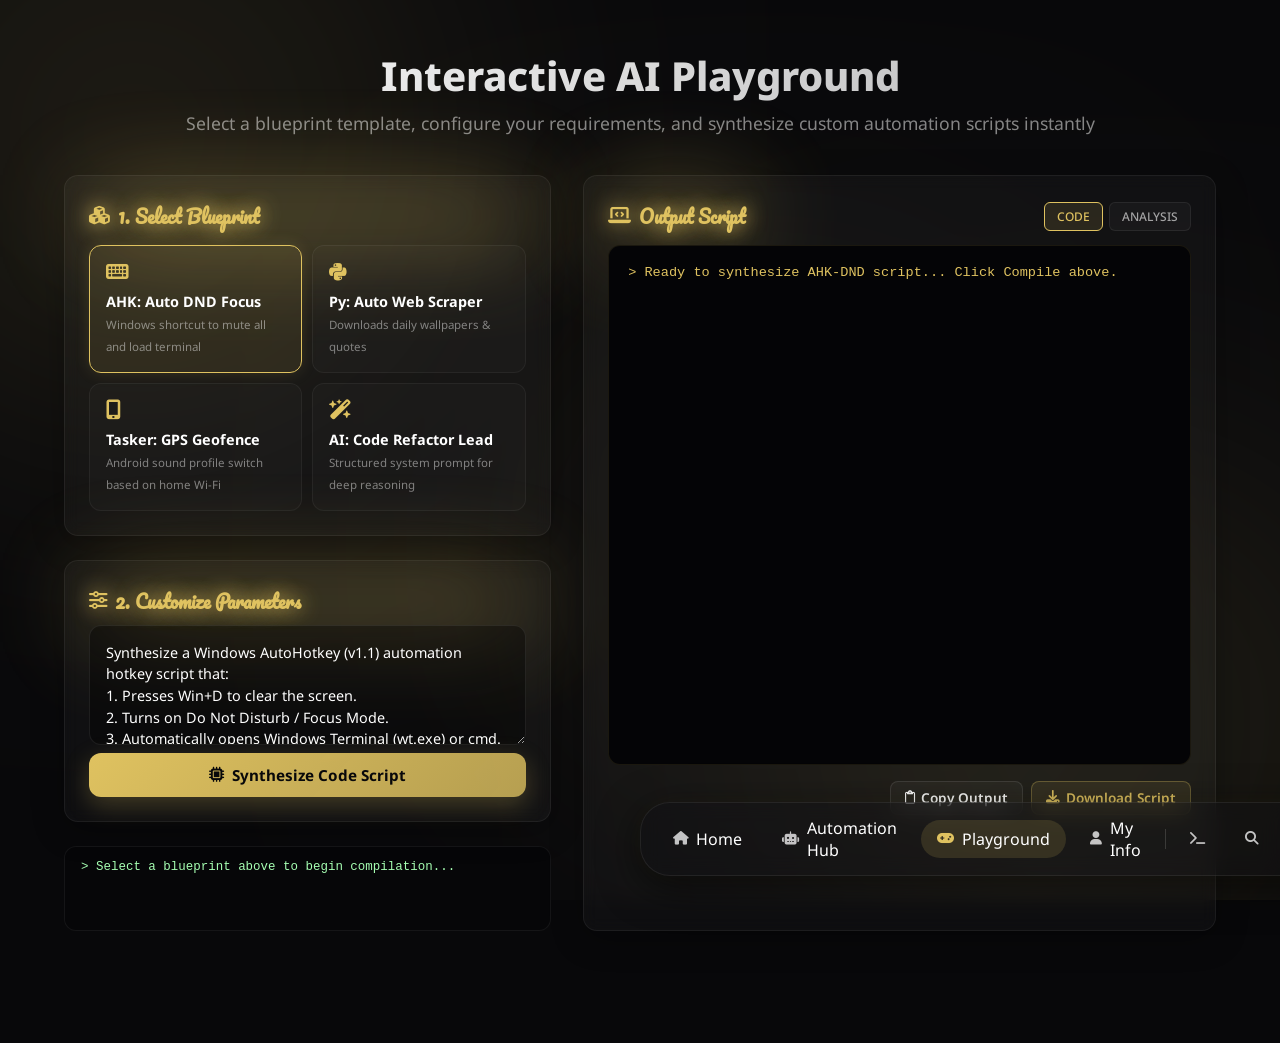
<file: ai-playground.html>
<!DOCTYPE html>
<html lang="en">
<head>
  <meta charset="UTF-8">
  <meta name="viewport" content="width=device-width, initial-scale=1.0">
  <title>Ritesh - Interactive AI Playground</title>
  <!-- Google Fonts & Font Awesome -->
  <link rel="preconnect" href="https://fonts.googleapis.com">
  <link rel="preconnect" href="https://fonts.gstatic.com" crossorigin>
  <link href="https://fonts.googleapis.com/css2?family=Noto+Sans:wght@400;500;700;800&display=swap" rel="stylesheet">
  <link rel="stylesheet" href="https://cdnjs.cloudflare.com/ajax/libs/font-awesome/6.4.0/css/all.min.css">
  
  <!-- Original Styles (for variable definitions and core themes) -->
  <link rel="stylesheet" href="./Style.css">
  <!-- Hub Styles -->
  <link rel="stylesheet" href="./Style-hub.css">
</head>
<body data-theme="obsidian">
  
  <!-- Background Animated Blobs -->
  <div class="bg-blobs">
    <div class="blob blob-1"></div>
    <div class="blob blob-2"></div>
    <div class="blob blob-3"></div>
  </div>

  <div class="container">
    
    <!-- Header -->
    <header class="hub-header" style="margin-top: 1rem;">
      <h1>Interactive AI Playground</h1>
      <p>Select a blueprint template, configure your requirements, and synthesize custom automation scripts instantly</p>
    </header>

    <!-- Playground Workspace -->
    <div class="playground-layout">
      
      <!-- Left Column: Templates & Prompt Editor -->
      <div class="playground-column">
        
        <!-- Template Selection -->
        <div class="glass-card" style="display: flex; flex-direction: column; gap: 0.8rem;">
          <h3 style="font-size: 1.15rem; font-weight: 700; color: var(--theme-accent); margin: 0; display: flex; align-items: center; gap: 8px;">
            <i class="fa-solid fa-cubes"></i> 1. Select Blueprint
          </h3>
          
          <div class="template-grid">
            <div class="template-card active" data-template="ahk-dnd">
              <i class="fa-solid fa-keyboard"></i>
              <div>
                <span class="template-card-title">AHK: Auto DND Focus</span>
                <span class="template-card-desc">Windows shortcut to mute all and load terminal</span>
              </div>
            </div>
            
            <div class="template-card" data-template="py-scraper">
              <i class="fa-brands fa-python"></i>
              <div>
                <span class="template-card-title">Py: Auto Web Scraper</span>
                <span class="template-card-desc">Downloads daily wallpapers & quotes</span>
              </div>
            </div>

            <div class="template-card" data-template="tasker-geo">
              <i class="fa-solid fa-mobile-screen-button"></i>
              <div>
                <span class="template-card-title">Tasker: GPS Geofence</span>
                <span class="template-card-desc">Android sound profile switch based on home Wi-Fi</span>
              </div>
            </div>

            <div class="template-card" data-template="prompt-refactor">
              <i class="fa-solid fa-wand-magic-sparkles"></i>
              <div>
                <span class="template-card-title">AI: Code Refactor Lead</span>
                <span class="template-card-desc">Structured system prompt for deep reasoning</span>
              </div>
            </div>
          </div>
        </div>

        <!-- Prompt Customizer -->
        <div class="glass-card prompt-area-wrapper">
          <h3 style="font-size: 1.15rem; font-weight: 700; color: var(--theme-accent); margin: 0; display: flex; align-items: center; gap: 8px;">
            <i class="fa-solid fa-sliders"></i> 2. Customize Parameters
          </h3>
          <textarea class="prompt-textarea" id="playground-prompt-input" placeholder="Configure prompt variables..."></textarea>
          
          <!-- Synthesize Progress Bar -->
          <div class="synth-progress-bar" id="playground-synth-progress">
            <div class="synth-progress-fill" id="playground-synth-fill"></div>
          </div>

          <button class="synth-btn" id="playground-btn-synth">
            <i class="fa-solid fa-microchip"></i> Synthesize Code Script
          </button>
        </div>

        <!-- Telemetry Logs -->
        <div class="playground-console" id="playground-log-console">
          &gt; Select a blueprint above to begin compilation...
        </div>

      </div>

      <!-- Right Column: Live Output Code Editor -->
      <div class="playground-column">
        <div class="glass-card code-output-card">
          <div class="editor-header">
            <h3 style="font-size: 1.15rem; font-weight: 700; color: var(--theme-accent); margin: 0; display: flex; align-items: center; gap: 8px;">
              <i class="fa-solid fa-laptop-code"></i> Output Script
            </h3>
            
            <div class="editor-tabs">
              <button class="editor-tab-btn active" id="btn-tab-code">CODE</button>
              <button class="editor-tab-btn" id="btn-tab-log">ANALYSIS</button>
            </div>
          </div>

          <!-- Code Display Box -->
          <div class="code-output-box" id="playground-output-code">
            <code>&gt; Waiting for parameters...</code>
          </div>

          <!-- Editor Actions -->
          <div class="editor-actions" style="margin-top: 1rem; display: flex; justify-content: flex-end; gap: 8px;">
            <button class="rakshit-btn" id="playground-btn-copy" style="height: 34px;">
              <i class="fa-regular fa-clipboard"></i> Copy Output
            </button>
            <button class="rakshit-btn" id="playground-btn-download" style="height: 34px; background: rgba(var(--theme-accent-rgb), 0.1); border-color: rgba(var(--theme-accent-rgb), 0.3); color: var(--theme-accent);">
              <i class="fa-solid fa-download"></i> Download Script
            </button>
          </div>
        </div>
      </div>

    </div>
  </div>

  <!-- Global Script -->
  <script src="./Script-hub.js"></script>
</body>
</html>
</file>
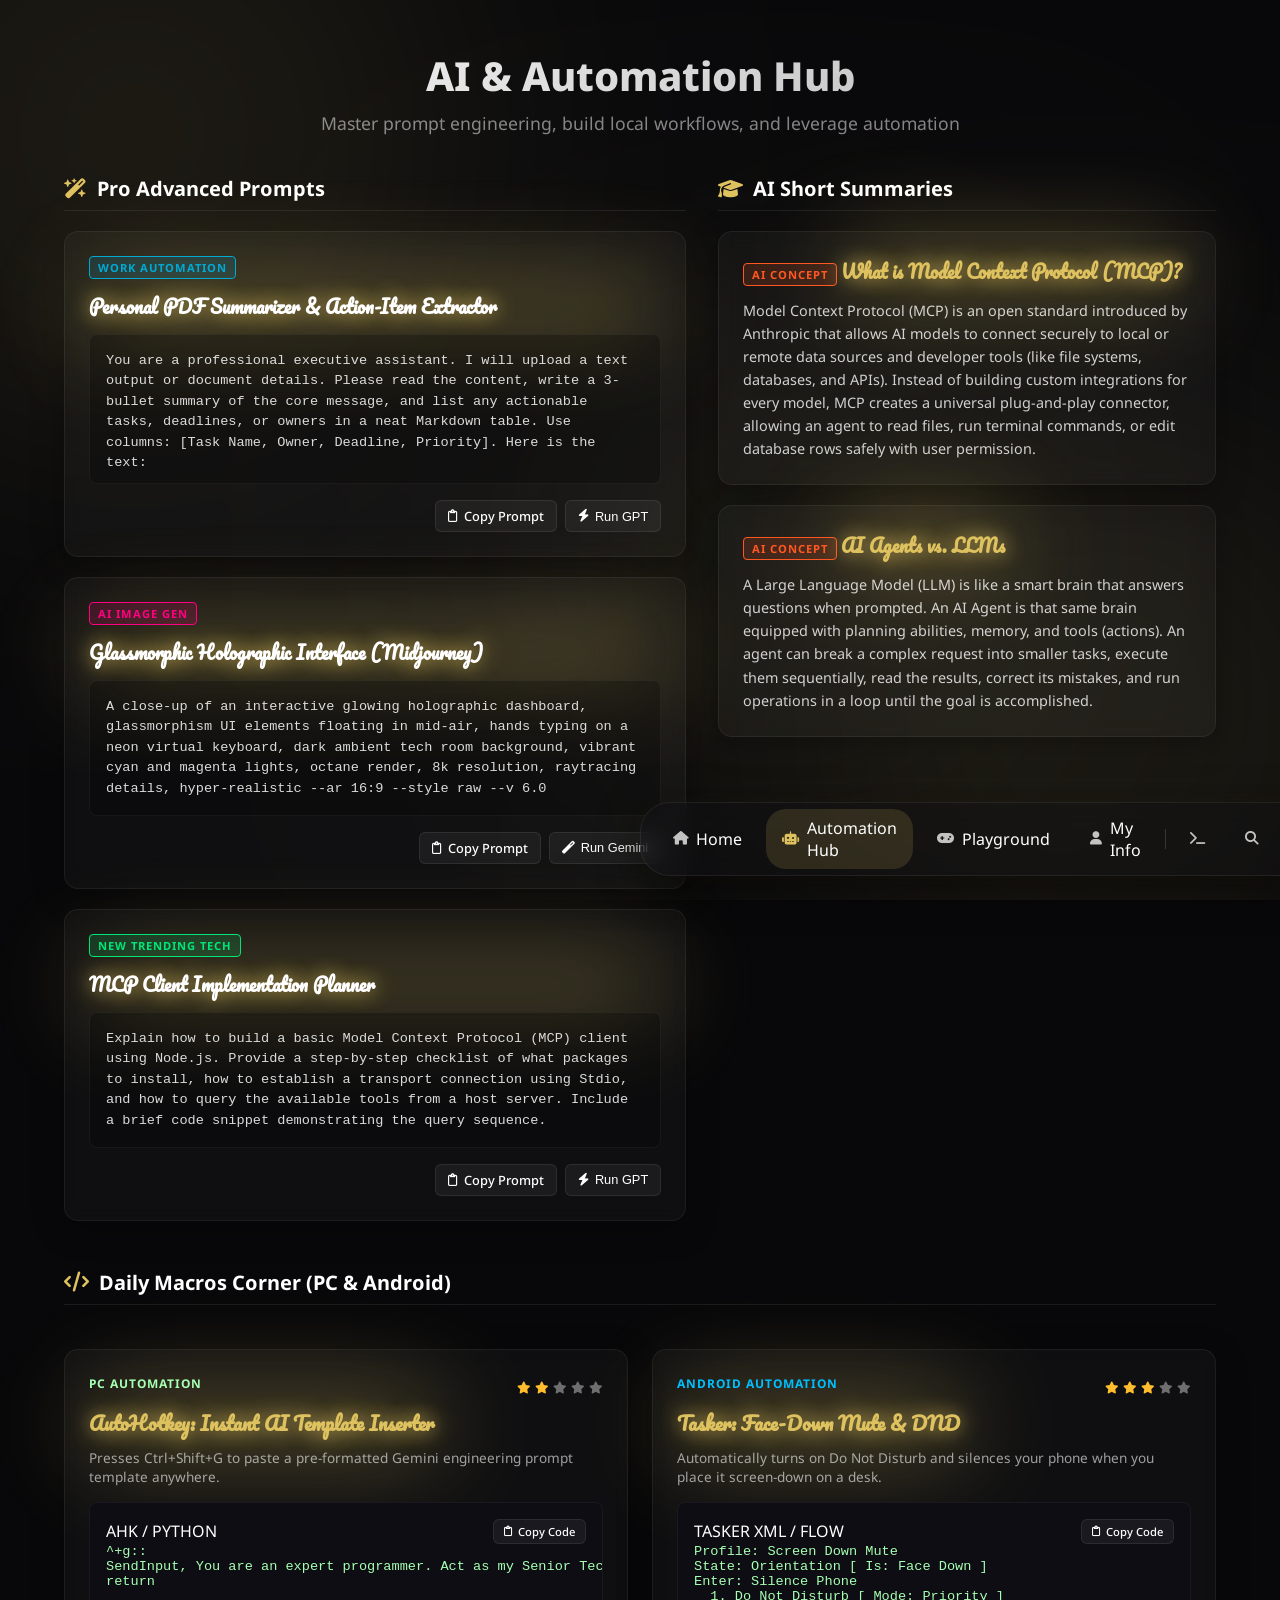
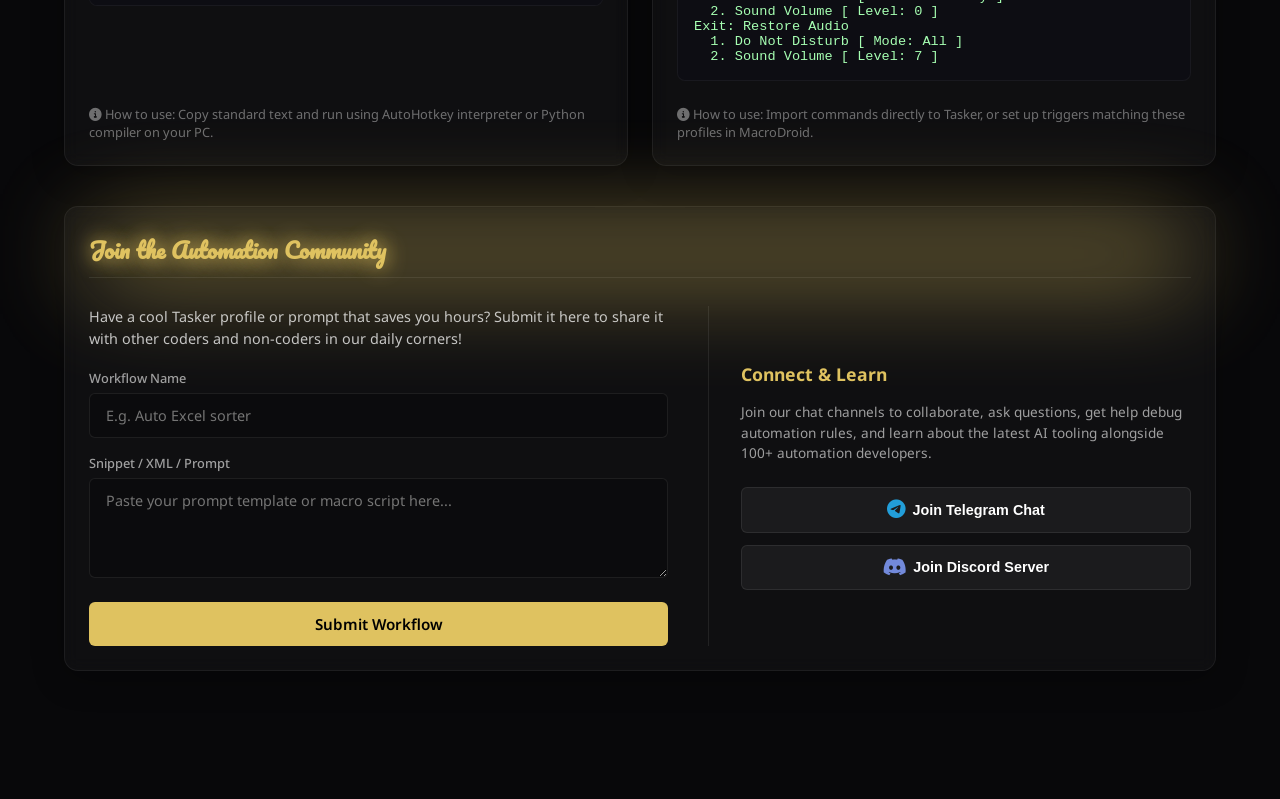
<file: automation-hub.html>
<!DOCTYPE html>
<html lang="en">
<head>
  <meta charset="UTF-8">
  <meta name="viewport" content="width=device-width, initial-scale=1.0">
  <title>Ritesh - AI & Automation Hub</title>
  <!-- Google Fonts & Font Awesome -->
  <link rel="preconnect" href="https://fonts.googleapis.com">
  <link rel="preconnect" href="https://fonts.gstatic.com" crossorigin>
  <link href="https://fonts.googleapis.com/css2?family=Noto+Sans:wght@400;500;700;800&display=swap" rel="stylesheet">
  <link rel="stylesheet" href="https://cdnjs.cloudflare.com/ajax/libs/font-awesome/6.4.0/css/all.min.css">
  
  <!-- Original Styles (for variable definitions and core themes) -->
  <link rel="stylesheet" href="./Style.css">
  <!-- Hub Styles -->
  <link rel="stylesheet" href="./Style-hub.css">
</head>
<body data-theme="midnight">
  
  <!-- Background Animated Blobs -->
  <div class="bg-blobs">
    <div class="blob blob-1"></div>
    <div class="blob blob-2"></div>
    <div class="blob blob-3"></div>
  </div>

  <div class="container">
    
    <!-- Hub Header -->
    <header class="hub-header" style="margin-top: 1rem;">
      <h1>AI & Automation Hub</h1>
      <p>Master prompt engineering, build local workflows, and leverage automation</p>
    </header>

    <!-- Two-Column Grid for Prompts and Summaries -->
    <div class="hub-layout">
      
      <!-- Left Column: Pro Advanced Prompts -->
      <section class="hub-column">
        <h2 class="hub-column-title">
          <i class="fa-solid fa-wand-magic-sparkles"></i> Pro Advanced Prompts
        </h2>
        <div class="hub-cards-stack">
          
          <!-- Prompt 1 -->
          <article class="glass-card" style="display: flex; flex-direction: column;">
            <span class="card-tag work">Work Automation</span>
            <h3 id="prompt-1-title" style="font-weight: 700; margin-bottom: 0.75rem; font-size: 1.1rem; color: #ffffff;">Loading title...</h3>
            <div id="prompt-1-text" class="prompt-text-box">Loading daily prompt...</div>
            <div class="prompt-card-actions">
              <button class="btn-mini" onclick="copyPromptToClipboard('prompt-1-text', this)">
                <i class="fa-regular fa-clipboard"></i> Copy Prompt
              </button>
              <a href="https://chatgpt.com" target="_blank" class="btn-mini">
                <i class="fa-solid fa-bolt"></i> Run GPT
              </a>
            </div>
          </article>

          <!-- Prompt 2 -->
          <article class="glass-card" style="display: flex; flex-direction: column;">
            <span class="card-tag image">AI Image Gen</span>
            <h3 id="prompt-2-title" style="font-weight: 700; margin-bottom: 0.75rem; font-size: 1.1rem; color: #ffffff;">Loading title...</h3>
            <div id="prompt-2-text" class="prompt-text-box">Loading daily prompt...</div>
            <div class="prompt-card-actions">
              <button class="btn-mini" onclick="copyPromptToClipboard('prompt-2-text', this)">
                <i class="fa-regular fa-clipboard"></i> Copy Prompt
              </button>
              <a href="https://aistudio.google.com" target="_blank" class="btn-mini">
                <i class="fa-solid fa-wand-magic"></i> Run Gemini
              </a>
            </div>
          </article>

          <!-- Prompt 3 -->
          <article class="glass-card" style="display: flex; flex-direction: column;">
            <span class="card-tag trend">New Trending Tech</span>
            <h3 id="prompt-3-title" style="font-weight: 700; margin-bottom: 0.75rem; font-size: 1.1rem; color: #ffffff;">Loading title...</h3>
            <div id="prompt-3-text" class="prompt-text-box">Loading daily prompt...</div>
            <div class="prompt-card-actions">
              <button class="btn-mini" onclick="copyPromptToClipboard('prompt-3-text', this)">
                <i class="fa-regular fa-clipboard"></i> Copy Prompt
              </button>
              <a href="https://chatgpt.com" target="_blank" class="btn-mini">
                <i class="fa-solid fa-bolt"></i> Run GPT
              </a>
            </div>
          </article>

        </div>
      </section>

      <!-- Right Column: AI Short Summaries -->
      <section class="hub-column">
        <h2 class="hub-column-title">
          <i class="fa-solid fa-graduation-cap"></i> AI Short Summaries
        </h2>
        <div class="hub-cards-stack">
          
          <!-- Summary 1 -->
          <article class="glass-card">
            <span class="card-tag summary">AI Concept</span>
            <h3 id="summary-1-title" style="font-weight: 700; margin-bottom: 0.75rem; font-size: 1.1rem; color: var(--theme-accent);">Loading summary...</h3>
            <p id="summary-1-text" style="font-size: 0.9rem; line-height: 1.6; color: rgba(255, 255, 255, 0.8);">Loading content...</p>
          </article>

          <!-- Summary 2 -->
          <article class="glass-card">
            <span class="card-tag summary">AI Concept</span>
            <h3 id="summary-2-title" style="font-weight: 700; margin-bottom: 0.75rem; font-size: 1.1rem; color: var(--theme-accent);">Loading summary...</h3>
            <p id="summary-2-text" style="font-size: 0.9rem; line-height: 1.6; color: rgba(255, 255, 255, 0.8);">Loading content...</p>
          </article>

        </div>
      </section>

    </div>

    <!-- Macros & Device Automation Section -->
    <section class="macros-section">
      <h2 class="hub-column-title">
        <i class="fa-solid fa-code"></i> Daily Macros Corner (PC & Android)
      </h2>
      <div class="macro-device-grid">
        
        <!-- PC Automation -->
        <div class="glass-card" style="display: flex; flex-direction: column; justify-content: space-between; height: 100%;">
          <div>
            <div style="display: flex; align-items: center; justify-content: space-between; margin-bottom: 0.75rem;">
              <span style="font-size: 0.75rem; text-transform: uppercase; font-weight: 700; color: #a6ffb2; letter-spacing: 1px;">PC Automation</span>
              <span id="macro-pc-diff" class="difficulty-rating"></span>
            </div>
            <h3 id="macro-pc-title" style="font-weight: 700; font-size: 1.2rem; margin-bottom: 0.5rem; color: var(--theme-accent);">Loading...</h3>
            <p id="macro-pc-desc" style="font-size: 0.85rem; color: rgba(255,255,255,0.6); margin-bottom: 1rem; line-height: 1.4;">Loading description...</p>
            
            <div class="code-container">
              <div class="code-header">
                <span>AHK / PYTHON</span>
                <button class="btn-mini" onclick="copyPromptToClipboard('macro-pc-code', this)" style="padding: 4px 10px; font-size: 0.7rem;">
                  <i class="fa-regular fa-clipboard"></i> Copy Code
                </button>
              </div>
              <pre><code id="macro-pc-code">Loading script...</code></pre>
            </div>
          </div>
          <div style="font-size: 0.8rem; color: rgba(255,255,255,0.4); margin-top: 0.75rem;">
            <i class="fa-solid fa-circle-info"></i> How to use: Copy standard text and run using AutoHotkey interpreter or Python compiler on your PC.
          </div>
        </div>

        <!-- Android Automation -->
        <div class="glass-card" style="display: flex; flex-direction: column; justify-content: space-between; height: 100%;">
          <div>
            <div style="display: flex; align-items: center; justify-content: space-between; margin-bottom: 0.75rem;">
              <span style="font-size: 0.75rem; text-transform: uppercase; font-weight: 700; color: #00bfff; letter-spacing: 1px;">Android Automation</span>
              <span id="macro-android-diff" class="difficulty-rating"></span>
            </div>
            <h3 id="macro-android-title" style="font-weight: 700; font-size: 1.2rem; margin-bottom: 0.5rem; color: var(--theme-accent);">Loading...</h3>
            <p id="macro-android-desc" style="font-size: 0.85rem; color: rgba(255,255,255,0.6); margin-bottom: 1rem; line-height: 1.4;">Loading description...</p>
            
            <div class="code-container">
              <div class="code-header">
                <span>TASKER XML / FLOW</span>
                <button class="btn-mini" onclick="copyPromptToClipboard('macro-android-code', this)" style="padding: 4px 10px; font-size: 0.7rem;">
                  <i class="fa-regular fa-clipboard"></i> Copy Code
                </button>
              </div>
              <pre><code id="macro-android-code">Loading script...</code></pre>
            </div>
          </div>
          <div style="font-size: 0.8rem; color: rgba(255,255,255,0.4); margin-top: 0.75rem;">
            <i class="fa-solid fa-circle-info"></i> How to use: Import commands directly to Tasker, or set up triggers matching these profiles in MacroDroid.
          </div>
        </div>

      </div>
    </section>

    <!-- Community contribution and chat links -->
    <section class="glass-card" style="margin-top: 2.5rem; display: flex; flex-direction: column; gap: 1.25rem;">
      <h3 style="font-size: 1.35rem; font-weight: 700; color: var(--theme-accent); border-bottom: 1px solid rgba(255, 255, 255, 0.08); padding-bottom: 0.5rem; margin-bottom: 0.5rem;">
        Join the Automation Community
      </h3>
      <div style="display: grid; grid-template-columns: 1.2fr 1fr; gap: 2.5rem;" class="macro-device-grid">
        
        <!-- Workflow submission form -->
        <div>
          <p style="font-size: 0.9rem; color: rgba(255,255,255,0.75); margin-bottom: 1.25rem; line-height: 1.5;">
            Have a cool Tasker profile or prompt that saves you hours? Submit it here to share it with other coders and non-coders in our daily corners!
          </p>
          <form onsubmit="event.preventDefault(); alert('Workflow submitted! Thank you for sharing.'); this.reset();">
            <div class="form-group">
              <label for="sub-title">Workflow Name</label>
              <input type="text" id="sub-title" class="form-control" placeholder="E.g. Auto Excel sorter" required>
            </div>
            <div class="form-group">
              <label for="sub-code">Snippet / XML / Prompt</label>
              <textarea id="sub-code" class="form-control" placeholder="Paste your prompt template or macro script here..." required></textarea>
            </div>
            <button type="submit" class="btn-primary" style="margin-top: 0.5rem;">Submit Workflow</button>
          </form>
        </div>

        <!-- Links to external channels -->
        <div style="display: flex; flex-direction: column; justify-content: center; gap: 1rem; border-left: 1px solid rgba(255,255,255,0.08); padding-left: 2rem;" class="contact-links-panel">
          <h4 style="font-weight: 700; font-size: 1.1rem; color: var(--theme-accent);">Connect & Learn</h4>
          <p style="font-size: 0.85rem; color: rgba(255,255,255,0.6); line-height: 1.5;">
            Join our chat channels to collaborate, ask questions, get help debug automation rules, and learn about the latest AI tooling alongside 100+ automation developers.
          </p>
          <div style="display: flex; flex-direction: column; gap: 12px; margin-top: 0.5rem;">
            <a href="https://t.me/" target="_blank" class="btn-mini" style="padding: 12px; justify-content: center; font-size: 0.9rem; font-weight: 600;">
              <i class="fa-brands fa-telegram" style="color: #229ED9; font-size: 1.2rem;"></i> Join Telegram Chat
            </a>
            <a href="https://discord.com" target="_blank" class="btn-mini" style="padding: 12px; justify-content: center; font-size: 0.9rem; font-weight: 600;">
              <i class="fa-brands fa-discord" style="color: #7289da; font-size: 1.2rem;"></i> Join Discord Server
            </a>
          </div>
        </div>

      </div>
    </section>

  </div>

  <!-- Global Script -->
  <script src="./Script-hub.js"></script>
</body>
</html>
</file>
<file: Style.css>
@import url('https://fonts.googleapis.com/css?family=Pacifico');
:root {
  /* Midnight/Default Theme */
  --body-color-hex: #1a1a24;
  --theme-accent: #00aad4;
  --theme-accent-rgb: 0, 170, 212;
  --atom-color-hex: #00d8ff;
  --atom-color-rgb: 0, 216, 255;
  --electron-color-hex: #99f8ff;

  --font-color: 255 255 255;
  --highlight-color: 0 0 0;
  --theme-background: 20 20 20;
  --theme-light: 0 0 0;
  --theme-medium: 0 0 0;
  --theme-dark: 0 0 0;
}

body[data-theme="cyberpunk"] {
  --body-color-hex: #120a22;
  --theme-accent: #ff0080;
  --theme-accent-rgb: 255, 0, 128;
  --atom-color-hex: #ff0080;
  --atom-color-rgb: 255, 0, 128;
  --electron-color-hex: #00f0ff;
}

body[data-theme="emerald"] {
  --body-color-hex: #0a1c14;
  --theme-accent: #00e676;
  --theme-accent-rgb: 0, 230, 118;
  --atom-color-hex: #00e676;
  --atom-color-rgb: 0, 230, 118;
  --electron-color-hex: #a6ffb2;
}

body[data-theme="sunset"] {
  --body-color-hex: #1c0c12;
  --theme-accent: #ff5722;
  --theme-accent-rgb: 255, 87, 34;
  --atom-color-hex: #ff5722;
  --atom-color-rgb: 255, 87, 34;
  --electron-color-hex: #ffeb3b;
}

body[data-theme="space"] {
  --body-color-hex: #081026;
  --theme-accent: #00bfff;
  --theme-accent-rgb: 0, 191, 255;
  --atom-color-hex: #00bfff;
  --atom-color-rgb: 0, 191, 255;
  --electron-color-hex: #bfefff;
}

body[data-theme="obsidian"] {
  --body-color-hex: #08080a;
  --theme-accent: #dfc260;
  --theme-accent-rgb: 223, 194, 96;
  --atom-color-hex: #dfc260;
  --atom-color-rgb: 223, 194, 96;
  --electron-color-hex: #fff8e7;
}

body {
  background-color: var(--body-color-hex);
  transition: background-color 0.4s ease;
  margin: 0px;
}

body::-webkit-scrollbar {
  width: 4px;
}

body::-webkit-scrollbar-track {
  background-color: rgb(var(--theme-background));
}

body::-webkit-scrollbar-thumb {
  background: rgba(255, 255, 255, 0.15);
}

* {
  box-sizing: border-box;
}

h1, h2, h3, h4, input, select, button, span, a, p {
  color: rgb(var(--font-color));
  font-family: "Noto Sans", sans-serif;
  font-size: 1rem;
  font-weight: 400;
  margin: 0px;
}

button, a, input {  
  outline: none;
}

.highlight {
  color: rgb(var(--highlight-color));
}

.fancy-scrollbar::-webkit-scrollbar {
  height: 4px;
  width: 4px;
}

.fancy-scrollbar::-webkit-scrollbar-track {
  background-color: transparent;
}

.fancy-scrollbar::-webkit-scrollbar-thumb {
  background: rgba(255, 255, 255, 0.15);
}

.no-scrollbar::-webkit-scrollbar {
  height: 0px;
  width: 0px;
}

#phone {
  background-color: rgb(var(--theme-background));
  box-shadow: rgba(0, 0, 0, 0.2) 0px 8px 24px;
  height: 851px;
  width: 393px;  
  margin: 100px auto;
  position: relative;
  overflow: hidden;
}

#main-wrapper {
  height: 100%;
  overflow: auto;
  position: relative;
}

#main {
  height: 100%;
}

#content {
  padding: 1rem;
}

#links-container {
  display: flex;
  justify-content: center;
  width: 100%;
  margin-bottom: 0.5rem;
}

/* Glassmorphic Navigation Capsule */
.nav-capsule {
  display: inline-flex;
  align-items: center;
  justify-content: center;
  gap: 8px;
  background: rgba(255, 255, 255, 0.03);
  backdrop-filter: blur(12px);
  -webkit-backdrop-filter: blur(12px);
  border: 1px solid rgba(255, 255, 255, 0.06);
  border-radius: 30px;
  padding: 6px 16px;
  margin: 1rem auto 0.5rem auto;
  box-shadow: 0 4px 20px rgba(0, 0, 0, 0.25);
  transition: border-color 0.4s ease, box-shadow 0.4s ease, transform 0.4s ease;
}

.nav-capsule:hover {
  border-color: rgba(var(--theme-accent-rgb), 0.35);
  box-shadow: 0 8px 30px rgba(var(--theme-accent-rgb), 0.18);
  transform: translateY(-2px);
}

/* Nav Item Styling */
.nav-item {
  display: flex;
  align-items: center;
  gap: 8px;
  padding: 8px 16px !important;
  border-radius: 20px !important;
  color: rgba(255, 255, 255, 0.75) !important;
  background: transparent !important;
  font-size: 0.85rem !important;
  font-weight: 500 !important;
  text-decoration: none !important;
  transition: all 0.3s cubic-bezier(0.25, 0.8, 0.25, 1) !important;
}

.nav-item:hover {
  background: rgba(var(--theme-accent-rgb), 0.12) !important;
  color: var(--theme-accent) !important;
  transform: translateY(-1px);
}

/* Icon Rotation & Hover animations */
.nav-icon {
  font-size: 0.95rem;
  transition: transform 0.4s cubic-bezier(0.175, 0.885, 0.32, 1.275), color 0.3s ease;
}

/* Custom Micro-Animations for Icons */
.nav-item:hover .fa-envelope {
  animation: navMailWiggle 0.5s ease-in-out;
}

.nav-item:hover .fa-camera {
  animation: navCameraFlash 0.6s ease-in-out;
}

.nav-item:hover .fa-globe {
  animation: navGlobeSpin 1.2s linear;
}

.nav-item:hover .fa-file-excel {
  animation: navSheetBounce 0.6s ease-in-out;
}

.nav-item:hover .fa-circle-info {
  animation: navInfoPulse 0.8s ease-in-out infinite alternate;
}

@keyframes navMailWiggle {
  0%, 100% { transform: rotate(0); }
  25% { transform: rotate(-15deg); }
  75% { transform: rotate(15deg); }
}

@keyframes navCameraFlash {
  0% { transform: scale(1); filter: brightness(1); }
  50% { transform: scale(1.25); filter: brightness(1.8); }
  100% { transform: scale(1); filter: brightness(1); }
}

@keyframes navGlobeSpin {
  0% { transform: rotate(0deg); }
  100% { transform: rotate(360deg); }
}

@keyframes navSheetBounce {
  0%, 100% { transform: translateY(0); }
  50% { transform: translateY(-4px); }
}

@keyframes navInfoPulse {
  0% { transform: scale(1); opacity: 1; }
  100% { transform: scale(1.15); opacity: 0.8; }
}

/* Interactive Curve Arrow Overlay Styles */
#arrow-overlay-svg {
  position: fixed;
  top: 0;
  left: 0;
  width: 100vw;
  height: 100vh;
  pointer-events: none;
  z-index: 999;
}

#curve-path {
  opacity: 0;
  transition: opacity 0.3s ease;
}

#header-container {
  width: 100%;
  position: relative;
  margin-top: 1rem;
}

#logo {
  display: flex;
  width: 100%; 
  border-radius: 0.5rem;
  border-bottom-left-radius: 0.2rem;
  border-bottom-right-radius: 0.2rem;
}

#user-menu-button {
  height: 47%;
  position: absolute;
  right: 0rem;
  bottom: 0rem;
  background-color: transparent;
  margin-right: 3.52%;
  margin-bottom: 2.70%;
  padding: 0rem;
  border: none;
  border-radius: 100%;
}

#user-menu-button > img {
  display: flex;
  height: 100%;
  border-radius: inherit;
}

#search-container {
  display: flex;
  gap: 0.2rem;
  margin-top: 0.2rem;  
}

#search-input-container > input,
#search-container .search-addon-btn {
  background-color: rgb(255 255 255 / 10%);
  color: rgb(255 255 255 / 80%);
  font-size: 1rem;
  border: none;
}

#search-input-container:has(input:focus),
#search-container .search-addon-btn:focus,
#search-container .search-addon-btn:hover {
  background-color: rgb(255 255 255 / 16%);
  color: var(--theme-accent);
}

#search-container .search-addon-btn {
  width: 3.5rem;
  height: 3.25rem;
  border-radius: 0.2rem;
  cursor: pointer;
  display: flex;
  align-items: center;
  justify-content: center;
  transition: all 0.2s ease;
  text-decoration: none;
}

#search-container #notebooklm-btn {  
  border-top-right-radius: 0.2rem;
  border-bottom-right-radius: 0.5rem;
}

#search-container .search-addon-btn svg {
  width: 1.5rem;
  height: 1.5rem;
  transition: transform 0.2s ease;
}

#search-container .search-addon-btn:hover svg {
  transform: scale(1.15);
}

#search-input-container {
  display: flex;
  align-items: center;
  gap: 0.75rem;
  background-color: rgb(255 255 255 / 10%);
  padding-left: 1rem;
  border-radius: 0.2rem;
  border-bottom-left-radius: 0.5rem;
}

#search-input-container > img {
  height: 1.5rem;
}

#search-input-container > input {
  width: 100%;
  height: 3.25rem;
  background-color: transparent;
  padding: 1rem;  
  padding-left: 0rem;
}

#apps-container {
  display: grid;
  gap: 0.2rem;
  grid-template-columns: repeat(2, 50%);  
  margin: 3rem 0rem;
}

#apps-container > a {
  display: flex;
  align-items: center;
  gap: 0.75rem;
  background-color: rgb(255 255 255 / 7.5%);
  padding: 1.2rem 1rem;
  border-radius: 0.2rem;
  text-decoration: none;
  transition: all 0.3s cubic-bezier(0.165, 0.84, 0.44, 1);
  border: 1px solid rgba(255, 255, 255, 0.03);
}

#apps-container > a:is(:hover, :focus) {
  background-color: rgb(255 255 255 / 12%);
  transform: translateY(-2px);
}

#apps-container > a > i,
#apps-container > a > svg {
  height: 2rem; 
  width: 2rem; 
  flex-shrink: 0;
  font-size: 1.5rem;
  line-height: 2rem; 
  text-align: center;
  transition: color 0.3s ease, transform 0.3s ease, filter 0.3s ease;
}

#apps-container > a:hover > :is(i, svg) {
  transform: scale(1.15);
}

#apps-container > a > .label {
  width: calc(100% - 2.5rem);
  display: flex;
  flex-direction: column;
  justify-content: center;
  overflow: hidden;
}

#apps-container > a > .label > .name {
  font-size: 0.85rem;
  font-weight: 500;
  white-space: nowrap;
  text-overflow: ellipsis;
  overflow: hidden;
  color: rgb(255 255 255 / 90%);
  transition: color 0.3s ease;
}

#apps-container > a:first-child {
  border-top-left-radius: 0.5rem;
}

#apps-container > a:nth-child(2) {  
  border-top-right-radius: 0.5rem;
}

#apps-container > a:nth-child(7) {  
  border-bottom-left-radius: 0.5rem;
}

#apps-container > a:last-child {
  border-bottom-right-radius: 0.5rem; 
}

/* Individual Brand Glows and Accents */
.app-card--stackoverflow:hover {
  border-color: rgba(244, 128, 36, 0.35);
  box-shadow: 0 8px 25px rgba(244, 128, 36, 0.15);
}
.app-card--stackoverflow:hover .name,
.app-card--stackoverflow:hover i {
  color: #f48024 !important;
}

.app-card--chatgpt:hover {
  border-color: rgba(16, 163, 127, 0.35);
  box-shadow: 0 8px 25px rgba(16, 163, 127, 0.15);
}
.app-card--chatgpt:hover .name {
  color: #10a37f !important;
}
.app-card--chatgpt:hover svg {
  filter: drop-shadow(0 0 5px rgba(16, 163, 127, 0.5));
}

.app-card--codepen:hover {
  border-color: rgba(255, 255, 255, 0.25);
  box-shadow: 0 8px 25px rgba(255, 255, 255, 0.08);
}
.app-card--codepen:hover .name,
.app-card--codepen:hover i {
  color: #ffffff !important;
}

.app-card--aistudio:hover {
  border-color: rgba(155, 81, 224, 0.35);
  box-shadow: 0 8px 25px rgba(155, 81, 224, 0.15);
}
.app-card--aistudio:hover .name {
  color: #9b51e0 !important;
}
.app-card--aistudio:hover svg {
  filter: drop-shadow(0 0 5px rgba(155, 81, 224, 0.5));
}

.app-card--spotify:hover {
  border-color: rgba(29, 185, 84, 0.35);
  box-shadow: 0 8px 25px rgba(29, 185, 84, 0.15);
}
.app-card--spotify:hover .name,
.app-card--spotify:hover i {
  color: #1db954 !important;
}

.app-card--github:hover {
  border-color: rgba(255, 255, 255, 0.2);
  box-shadow: 0 8px 25px rgba(255, 255, 255, 0.08);
}
.app-card--github:hover .name,
.app-card--github:hover i {
  color: #ffffff !important;
}

.app-card--netflix:hover {
  border-color: rgba(229, 9, 20, 0.35);
  box-shadow: 0 8px 25px rgba(229, 9, 20, 0.15);
}
.app-card--netflix:hover .name {
  color: #e50914 !important;
}
.app-card--netflix:hover svg {
  filter: drop-shadow(0 0 5px rgba(229, 9, 20, 0.5));
}

.app-card--antigravity:hover {
  border-color: rgba(66, 133, 244, 0.35);
  box-shadow: 0 8px 25px rgba(66, 133, 244, 0.15);
}
.app-card--antigravity:hover .name,
.app-card--antigravity:hover i {
  color: #4285f4 !important;
}

#discover-container {
  width: 100%;
}

#discover-toggles {
  width: 80%;
  display: flex; 
  background-color: rgb(255 255 255 / 7.5%);
  margin: auto;
  border-radius: 0.5rem;
}

#discover-toggles > button {
  flex-grow: 1;
  background-color: transparent;
  padding: 0.75rem;
  border: none;
  border-radius: 0.5rem;
  outline: none;
  font-size: 0.8rem;
  cursor: pointer;
}

#discover-toggles > button:first-child {
  border-top-right-radius: 0.5rem;
  border-bottom-right-radius: 0.5rem;
  background-color: rgb(255 255 255 / 10%);
}

#discover-toggles > button:last-child {
  border-top-left-radius: 0.25rem;
  border-bottom-left-radius: 0.25rem;
}

#discover-feed {
  margin-top: 0.5rem;
}

.discover-card {
  display: flex;
  flex-direction: column;
  gap: 0.25rem;
  text-decoration: none;
}

.discover-card > img {
  width: 100%;
  aspect-ratio: 1.6 / 1;
  object-fit: cover;
  border-radius: 0.5rem;
  border-bottom-left-radius: 0.25rem;
  border-bottom-right-radius: 0.25rem;
}

.discover-card > .discover-card-info {
  display: flex;
  flex-direction: column;
  gap: 0.25rem;
  background-color: rgb(255 255 255 / 10%);
  padding: 0.75rem;
  border-radius: 0.5rem;
  border-top-left-radius: 0.25rem;
  border-top-right-radius: 0.25rem;
}

.discover-card > .discover-card-info > .title {
  font-size: 0.8rem;
}

.discover-card > .discover-card-info > .desc {
  font-size: 0.7rem;
  color: rgb(255 255 255 / 50%);
}

@media(max-width: 500px) {
  body {
    overflow: auto;  
  }
  
  #phone {
    height: 100vh;
    display: flex;
    width: 100%;
    margin: 0px auto;
  }
  
  #main-wrapper {
    width: 100%;
    flex-grow: 1;
  }
}

/* Glassmorphic Social Dock */
.social-dock {
  display: flex;
  align-items: center;
  justify-content: center;
  gap: 12px;
  background: rgba(255, 255, 255, 0.03);
  backdrop-filter: blur(10px);
  -webkit-backdrop-filter: blur(10px);
  border: 1px solid rgba(255, 255, 255, 0.06);
  border-radius: 30px;
  padding: 8px 16px;
  box-shadow: 0 4px 20px rgba(0, 0, 0, 0.2);
  transition: border-color 0.4s ease, box-shadow 0.4s ease;
}

.social-dock:hover {
  border-color: rgba(var(--theme-accent-rgb), 0.3);
  box-shadow: 0 4px 25px rgba(var(--theme-accent-rgb), 0.15);
}

.social-button {
  position: relative;
  display: flex;
  justify-content: center;
  align-items: center;
  width: 36px;
  height: 36px;
  text-decoration: none;
  border-radius: 50%;
  background: rgba(255, 255, 255, 0.05);
  border: 1px solid rgba(255, 255, 255, 0.08);
  color: rgba(255, 255, 255, 0.7);
  transition: all 0.3s cubic-bezier(0.175, 0.885, 0.32, 1.275);
  font-size: 1.1rem;
}

.social-button i {
  position: relative;
  z-index: 2;
  transition: transform 0.3s ease;
}

.social-button:hover {
  transform: translateY(-4px) scale(1.15);
}

.social-button--instagram:hover {
  background: radial-gradient(circle at 30% 107%, #fdf497 0%, #fdf497 5%, #fd5949 45%, #d6249f 60%, #285aeb 90%);
  color: #ffffff;
  border-color: transparent;
  box-shadow: 0 5px 15px rgba(214, 36, 159, 0.5);
}

.social-button--youtube:hover {
  background: #ff0000;
  color: #ffffff;
  border-color: transparent;
  box-shadow: 0 5px 15px rgba(255, 0, 0, 0.5);
}

.social-button--facebook:hover {
  background: #1877f2;
  color: #ffffff;
  border-color: transparent;
  box-shadow: 0 5px 15px rgba(24, 119, 242, 0.5);
}

.social-button--linkedin:hover {
  background: #0077b5;
  color: #ffffff;
  border-color: transparent;
  box-shadow: 0 5px 15px rgba(0, 119, 181, 0.5);
}

.social-button--snapchat:hover {
  background: #fffc00;
  color: #000000;
  border-color: transparent;
  box-shadow: 0 5px 15px rgba(255, 252, 0, 0.5);
}

.social-button--github:hover {
  background: #24292e;
  color: #ffffff;
  border-color: transparent;
  box-shadow: 0 5px 15px rgba(36, 41, 46, 0.5);
}

.social-button--codepen:hover {
  background: #000000;
  color: #ffffff;
  border-color: rgba(255, 255, 255, 0.3);
  box-shadow: 0 5px 15px rgba(255, 255, 255, 0.3);
}

/* animated logo effect */

:root {
  --atom-size: 180px;
  --nucleus-size: calc(var(--atom-size) / 5);
  --electron-size : calc(var(--atom-size) / 25);
  --electron-orbit-size : calc(var(--atom-size) / 2.5);
  --electron-speed : 1.2s;
  --electron-speed-alpha : 1s;
  --electron-speed-omega : .8s;
}


*, *:before, *::after { box-sizing: border-box; }


/* Atom */
.atom {
  position: relative;
  width: var(--atom-size);
  height: var(--atom-size);
  animation: 8s atom infinite cubic-bezier(1, .25, 0, .75);
  will-change: transform;
}
@keyframes atom {
  0% {    transform: rotate(0deg) scale(1); }
  12.5% { transform: rotate(-45deg) scale(.9); }
  25% {   transform: rotate(-90deg) scale(1); }
  37.5% { transform: rotate(-135deg) scale(.9); }
  50% {   transform: rotate(-180deg) scale(1); }
  62.5% { transform: rotate(-225deg) scale(.9); }
  75% {   transform: rotate(-270deg) scale(1); }
  87.5% { transform: rotate(-315deg) scale(.9); }
  100% {  transform: rotate(-360deg) scale(1); }
}

/* Nucleus */
.atom::before {
  content: '';
  display: block;
  position: absolute;
  top: 50%;
  left: 50%;
  width: var(--nucleus-size);
  height: var(--nucleus-size);
  margin-top: calc(var(--nucleus-size) / -2);
  margin-left: calc(var(--nucleus-size) / -2);
  background: var(--electron-color-hex); /* var(--atom-color-hex); */
  border-radius: 100%;
  box-shadow: 0 0 3px 0 var(--atom-color-hex);
  animation: 2s nucleus infinite cubic-bezier(.65, 0, .35, 1);
}
@keyframes nucleus {
  0% { transform: scale(1); }
  25% { transform: scale(.9); }
  50% { transform: scale(1); }
  75% { transform: scale(.85); }
  100% { transform: scale(1); }
}

/* Electron Orbit */
.atom > [class^="electron"] {
  border: solid rgba(var(--atom-color-rgb), .4) 2px;
  border-radius: 100%;
  width: 100%;
  height: var(--electron-orbit-size);
  position: absolute;
  top: 50%;
  margin-top: calc(var(--electron-orbit-size) / -2);
  /* Use transform+opacity only — no border-color animation = no repaint */
  animation: var(--electron-speed) electron-orbit infinite linear;
  will-change: transform;
}
.atom > .electron-alpha {
  transform: rotate(60deg);
  animation: var(--electron-speed-alpha) electron-orbit infinite linear;
}
.atom > .electron-omega {
  transform: rotate(-60deg);
  animation: var(--electron-speed-omega) electron-orbit infinite linear;
}
@keyframes electron-orbit {
  0%   { transform: rotate(0deg);   opacity: 1; }
  25%  { transform: rotate(90deg);  opacity: 0.6; }
  50%  { transform: rotate(180deg); opacity: 1; }
  75%  { transform: rotate(270deg); opacity: 0.6; }
  100% { transform: rotate(360deg); opacity: 1; }
}

/* Electron Unit - use transform only, never left/top */
.atom [class^="electron"]::after {
  content: '';
  display: block;
  width: var(--electron-size);
  height: var(--electron-size);
  background: var(--electron-color-hex);
  border-radius: 50%;
  position: absolute;
  top: 50%;
  left: 0;
  /* translate instead of left/top — stays on GPU compositor layer */
  transform: translateX(calc(var(--electron-size) / -1)) translateY(-50%) scale(1);
  will-change: transform, opacity;
  animation: calc(var(--electron-speed) * 2) electron infinite ease-in-out;
}
.atom .electron-alpha::after { animation: calc(var(--electron-speed-alpha) * 2) electron infinite ease-in-out; }
.atom .electron-omega::after { animation: calc(var(--electron-speed-omega) * 2) electron infinite ease-in-out; }
@keyframes electron {
  0%    { transform: translateX(calc(var(--electron-size) / -1)) translateY(-50%) scale(1);    opacity: 1; }
  25%   { transform: translateX(0) translateY(calc(var(--electron-orbit-size) / 2 - 50%)) scale(1.5);  opacity: 0.8; }
  50%   { transform: translateX(calc(var(--electron-size) + 100%)) translateY(-50%) scale(1);   opacity: 1; }
  75%   { transform: translateX(0) translateY(calc(-1 * var(--electron-orbit-size) / 2 - 50%)) scale(0.4); opacity: 0.6; }
  100%  { transform: translateX(calc(var(--electron-size) / -1)) translateY(-50%) scale(1);    opacity: 1; }
}

/* Shadow */
main { position: relative; }
main::after {
  content: '';
  display: block;
  position: absolute;
  top: 115%;
  left: 0;
  width: var(--atom-size);
  height: var(--nucleus-size);
  background-image: radial-gradient(closest-side, rgba(0, 0, 0, .5), rgba(0, 0, 0, 0));
  border-radius: 100%;
  transform: scale(1, .8);
  animation: 8s shadow infinite cubic-bezier(1, .25, 0, .75);
}
@keyframes shadow {
  0% {    transform: scale(1, .8) translateY(0); }
  12.5% { transform: scale(.7, .7) translateY(-20px); }
  25% {   transform: scale(1, .8) translateY(0); }
  37.5% { transform: scale(.7, .7) translateY(-20px); }
  50% {   transform: scale(1, .8) translateY(0); }
  62.5% { transform: scale(.7, .7) translateY(-20px); }
  75% {   transform: scale(1, .8) translateY(0); }
  87.5% { transform: scale(.7, .7) translateY(-20px); }
  100% {  transform: scale(1, .8) translateY(0); }
}

/* Credits */
footer {
  position: absolute;
  bottom: 0;
  left: 0;
  width: 100%;
  height: 4rem;
  display: grid;
  place-items: center;
}
a {
  font-family: -apple-system, BlinkMacSystemFont, "Segoe UI", "Roboto", "Droid Sans", "Helvetica Neue", Arial, sans-serif;;
  font-size: smaller;
  font-weight: lighter;
  text-decoration: none;
  padding: .6rem .8rem;
  border-radius: .3rem;
  color: rgba(255, 255, 255, .25);
  background: rgba(0, 0, 0, 0);
  transition: all .35s ease-in-out;
}
a:hover {
  color: rgba(255, 255, 255, 1);
  background: rgba(0, 0, 0, .5);
}
/* Glassmorphic Header Card Container */
.header-card {
  display: grid;
  grid-template-columns: 1fr 1.5fr 1fr;
  align-items: center;
  justify-items: center;
  background: rgba(255, 255, 255, 0.02);
  backdrop-filter: blur(15px);
  -webkit-backdrop-filter: blur(15px);
  border: 1px solid rgba(255, 255, 255, 0.06);
  border-radius: 24px;
  padding: 2.5rem 2rem;
  margin: 1.5rem auto;
  max-width: 950px;
  box-shadow: 0 15px 50px rgba(0, 0, 0, 0.3);
  position: relative;
  overflow: hidden;
  transition: border-color 0.4s ease, box-shadow 0.4s ease;
}

/* Subtle mouse tracking radial gradient highlight */
.header-card::before {
  content: '';
  position: absolute;
  top: 0;
  left: 0;
  width: 100%;
  height: 100%;
  background: radial-gradient(circle at var(--mouse-x, 50%) var(--mouse-y, 50%), rgba(var(--theme-accent-rgb), 0.08) 0%, transparent 60%);
  z-index: 0;
  pointer-events: none;
}

/* Center Panel (Title + Social Dock) */
.header-center-panel {
  display: flex;
  flex-direction: column;
  align-items: center;
  gap: 1.5rem;
  z-index: 2;
  text-align: center;
}

/* Left/Right Panels */
.header-left-panel, .header-right-panel {
  z-index: 2;
  display: flex;
  align-items: center;
  justify-content: center;
}

/* Responsive grid for smaller screens */
@media (max-width: 768px) {
  .header-card {
    grid-template-columns: 1fr;
    gap: 2rem;
    padding: 2rem 1.5rem;
  }
}


button {
  border: none;
  cursor: pointer;
  background-color: transparent;
  outline: none;
}

svg {
  height: 1.6rem;
  width: 1.6rem;
}

.text-truncate {
  text-overflow: ellipsis;
  overflow: hidden;
  white-space: nowrap;
}

.dropdown-container {
  margin-top: 30vh;
  display: flex;
  flex-direction: column;
  width: 100%;
  max-width: 34rem;
}

.dropdown-title-icon,
.dropdown-arrow {
  display: inline-flex;
}

.dropdown-title {
  margin: 0 auto 0 1.8rem;
  text-transform: capitalize;
}

.dropdown-button {
  font-family: "Roboto", sans-serif;
  font-weight: 400;
  font-size: 1.7rem;
  display: flex;
  align-items: center;
  padding: 0 1.8rem;
}

.dropdown-button svg {
  transition: all var(--transition-time) var(--transition-timing);
  fill: var(--text-color);
}

.dropdown-button svg,
.dropdown-button span {
  pointer-events: none;
}

.dropdown-button:hover,
.dropdown-button:focus {
  color: var(--text-active);
}

.dropdown-button:hover svg,
.dropdown-button:focus svg {
  fill: var(--text-active);
}

.main-button {
  height: 5.2rem;
  border-radius: var(--border-radius);
  color: var(--text-color);
  background-color: var(--primary-bg-color);
  border: 0.1rem solid var(--border-color);
  transition: all var(--transition-time) var(--transition-timing);
}

.main-button:focus {
  border: 0.1rem solid var(--primary-color);
  box-shadow: 0 0 0 0.2rem rgba(44, 98, 246, 0.4);
}

.main-button .dropdown-arrow {
  transition: transform var(--transition-time) var(--transition-timing);
  transform: rotate(var(--rotate-arrow));
  margin-left: 1.8rem;
}

.list-button {
  height: var(--list-button-height);
  transition: color var(--transition-time) var(--transition-timing);
  color: var(--text-color);
  overflow: hidden;
  cursor: none;
}

.dropdown-list-container {
  overflow: hidden;
  max-height: var(--dropdown-height);
  transition: max-height var(--transition-time) var(--transition-timing);
}

.dropdown-list-wrapper {
  margin-top: 1rem;
  padding: 1rem;
  background-color: var(--primary-bg-color);
  border-radius: var(--border-radius);
  border: 0.1rem solid var(--border-color);
  position: relative;
}

ul.dropdown-list {
  position: relative;
  list-style-type: none;
}

ul.dropdown-list::before {
  content: "";
  position: absolute;
  top: 0;
  right: 0;
  left: 0;
  z-index: 0;
  opacity: 0;
  height: var(--list-button-height);
  background-color: var(--button-hover-bg-color);
  transition: all var(--transition-time) linear;
  transform: translateY(var(--translate-value));
  border-radius: var(--border-radius);
  pointer-events: none;
}
ul.dropdown-list:hover::before,
ul.dropdown-list:hover ~ .floating-icon {
  opacity: 1;
}

li.dropdown-list-item {
  display: flex;
  flex-direction: column;
  position: relative;
  z-index: 1;
  opacity: var(--list-opacity);
  transition: opacity 0.8s var(--transition-timing);
}

.floating-icon {
  height: calc(var(--floating-icon-size) * 1px);
  width: calc(var(--floating-icon-size) * 1px);
  position: absolute;
  top: var(--floating-icon-top);
  left: var(--floating-icon-left);
  background-color: var(--border-color);
  border-radius: 1rem;
  pointer-events: none;
  opacity: 0;
  transition: opacity var(--transition-time) var(--transition-timing);
  z-index: 2;
  display: inline-flex;
  align-items: center;
  justify-content: center;
}

.floating-icon svg {
  fill: var(--text-active);
}

@-webkit-keyframes blinkH1 {
  0%   {
      color: #fff;
    text-shadow: 0px 0px 20px var(--theme-accent);
  }
  19%   {
      color: #fff;
    text-shadow: 0px 0px 20px var(--theme-accent);
  }
  20% {
      color: #9E9E9E;
    text-shadow: none;  
  }
  21% {
      color: #fff;
    text-shadow: 0px 0px 20px var(--theme-accent);  
  }
  60% {
      color: #fff;
    text-shadow: 0px 0px 20px var(--theme-accent);  
  }
  61% {
      color: #9E9E9E;
    text-shadow: none;  
  }
  62% {
      color: #fff;
    text-shadow: 0px 0px 20px var(--theme-accent);  
  }
  63% {
      color: #9E9E9E;
    text-shadow: none;  
  }
  64% {
      color: #fff;
    text-shadow: 0px 0px 20px var(--theme-accent);  
  }
  100% {
      color: #fff;
    text-shadow: 0px 0px 20px var(--theme-accent);  
  }
}

@-webkit-keyframes blinkH1After {
  0%   {
      color: var(--theme-accent);
  }
  19%   {
      color: var(--theme-accent);
  }
  20% {
      color: transparent; 
  }
  21% {
      color: var(--theme-accent);  
  }
  60% {
      color: var(--theme-accent);  
  }
  61% {
      color: transparent; 
  }
  62% {
      color: var(--theme-accent);  
  }
  63% {
      color: transparent; 
  }
  64% {
      color: var(--theme-accent);  
  }
  100% {
      color: var(--theme-accent);  
  }
}

@-webkit-keyframes blinkH1Before {
  0%   {
      background: var(--theme-accent);
  }
  19%   {
      background: var(--theme-accent);
  }
  20% {
      background: transparent; 
  }
  21% {
      background: var(--theme-accent);  
  }
  60% {
      background: var(--theme-accent);  
  }
  61% {
      background: transparent; 
  }
  62% {
      background: var(--theme-accent);  
  }
  63% {
      background: transparent; 
  }
  64% {
      background: var(--theme-accent);  
  }
  100% {
      background: var(--theme-accent);  
  }
}

h3{
font-family: 'Pacifico', cursive;
font-weight: 100;
margin: 0px;
position: relative;
  color: #fff;
  font-size: 32px;
  text-shadow: 0px 0px 20px var(--theme-accent);
  -webkit-animation: blinkH1 5s  infinite;
  animation: blinkH1 5s  infinite;
  display: inline-block;
}

h3:after{
content: attr(data-text);
position: absolute;
top: 0;
left: 0;
color: var(--theme-accent);
  z-index: -1;
  filter: blur(15px);
  -webkit-animation: blinkH1After 5s  infinite;
  animation: blinkH1After 5s  infinite;
  width: 100%;
  text-align: center;
}

h3:before{
content: "";
position: absolute;
top: 0;
left: 0;
width: 100%;
height: 100%;
background: var(--theme-accent);
z-index: -2;
opacity: 0.7;
  filter: blur(50px);
  -webkit-animation: blinkH1Before 5s  infinite;
  animation: blinkH1Before 5s  infinite;
}

/* Floating Theme Switcher Panel styling with Auto-Hide */
#theme-switcher {
  position: fixed;
  left: -70px;
  opacity: 0;
  top: 50%;
  transform: translateY(-50%);
  display: flex;
  flex-direction: column;
  gap: 12px;
  background: rgba(255, 255, 255, 0.03);
  backdrop-filter: blur(12px);
  -webkit-backdrop-filter: blur(12px);
  border: 1px solid rgba(255, 255, 255, 0.08);
  padding: 16px 12px;
  border-radius: 30px;
  z-index: 1000;
  box-shadow: 0 8px 32px 0 rgba(0, 0, 0, 0.3);
  transition: all 0.35s cubic-bezier(0.16, 1, 0.3, 1);
  pointer-events: none;
}

#theme-switcher-trigger {
  position: fixed;
  left: 0;
  top: 0;
  width: 25px;
  height: 100vh;
  z-index: 999;
  background: transparent;
}

#theme-switcher-trigger:hover + #theme-switcher,
#theme-switcher:hover {
  left: 20px;
  opacity: 1;
  pointer-events: auto;
}

.theme-btn {
  width: 24px;
  height: 24px;
  border-radius: 50%;
  border: 2px solid transparent;
  cursor: pointer;
  transition: transform 0.2s ease, border-color 0.2s ease;
  position: relative;
}

.theme-btn:hover {
  transform: scale(1.2);
}

.theme-btn.active {
  border-color: #ffffff;
  box-shadow: 0 0 8px #ffffff;
}

.theme-btn::after {
  content: attr(title);
  position: absolute;
  left: 36px;
  top: 50%;
  transform: translateY(-50%) translateX(10px);
  background: rgba(0, 0, 0, 0.85);
  color: #fff;
  padding: 4px 8px;
  border-radius: 4px;
  font-size: 0.75rem;
  white-space: nowrap;
  opacity: 0;
  pointer-events: none;
  transition: all 0.2s ease;
}

.theme-btn:hover::after {
  opacity: 1;
  transform: translateY(-50%) translateX(0px);
}

/* Profile Picture Container with dynamic theme aura and rotating ring */
.profile-container {
  position: relative;
  width: 120px;
  height: 120px;
  display: flex;
  align-items: center;
  justify-content: center;
  margin: 1rem auto;
}

#user-menu-button {
  position: relative !important;
  width: 100px !important;
  height: 100px !important;
  right: auto !important;
  bottom: auto !important;
  margin: 0 !important;
  padding: 0 !important;
  border-radius: 50% !important;
  overflow: hidden !important;
  z-index: 5;
  box-shadow: 0 4px 15px rgba(0, 0, 0, 0.4);
  transition: transform 0.3s cubic-bezier(0.175, 0.885, 0.32, 1.275);
}

#user-menu-button img {
  width: 100px !important;
  height: 100px !important;
  object-fit: cover;
  border-radius: 50% !important;
  transition: transform 0.4s ease;
}

#user-menu-button:hover {
  transform: scale(1.06);
}

#user-menu-button:hover img {
  transform: scale(1.1);
}

.profile-glow {
  position: absolute;
  top: 0;
  left: 0;
  width: 100%;
  height: 100%;
  border-radius: 50%;
  background: rgba(var(--theme-accent-rgb), 0.35);
  filter: blur(12px);
  z-index: 1;
  animation: profilePulse 3s infinite ease-in-out;
  transition: background 0.4s ease;
  pointer-events: none;
}

.profile-ring {
  position: absolute;
  top: 0;
  left: 0;
  width: 100%;
  height: 100%;
  border-radius: 50%;
  border: 2px dashed rgba(var(--theme-accent-rgb), 0.7);
  box-shadow: 0 0 10px rgba(var(--theme-accent-rgb), 0.3), inset 0 0 8px rgba(var(--theme-accent-rgb), 0.3);
  z-index: 2;
  animation: rotateRing 15s linear infinite;
  transition: border 0.4s ease, box-shadow 0.4s ease, border-color 0.4s ease;
  pointer-events: none;
}

.profile-container:hover .profile-ring {
  animation-duration: 5s;
  border: 3px double rgba(var(--theme-accent-rgb), 0.9);
  box-shadow: 0 0 20px rgba(var(--theme-accent-rgb), 0.6), inset 0 0 12px rgba(var(--theme-accent-rgb), 0.6);
}

@keyframes profilePulse {
  0%, 100% {
    transform: scale(0.93);
    opacity: 0.35;
  }
  50% {
    transform: scale(1.06);
    opacity: 0.75;
  }
}

@keyframes rotateRing {
  0% { transform: rotate(0deg); }
  100% { transform: rotate(360deg); }
}

/* Sticky Notes Floating Action Button */
#notes-toggle-btn {
  position: fixed;
  right: 25px;
  bottom: 25px;
  width: 56px;
  height: 56px;
  border-radius: 50%;
  background: var(--theme-accent);
  color: #ffffff;
  box-shadow: 0 8px 24px rgba(var(--theme-accent-rgb), 0.4);
  display: flex;
  align-items: center;
  justify-content: center;
  font-size: 1.5rem;
  cursor: pointer;
  z-index: 1000;
  transition: all 0.3s cubic-bezier(0.175, 0.885, 0.32, 1.275);
  border: none;
  outline: none;
}

#notes-toggle-btn:hover {
  transform: scale(1.1) translateY(-3px);
  box-shadow: 0 12px 28px rgba(var(--theme-accent-rgb), 0.6);
}

/* Floating New Note Creator Popover UI */
#new-note-popover {
  position: fixed;
  right: 25px;
  bottom: 95px;
  width: 260px;
  background: rgba(20, 20, 25, 0.95);
  backdrop-filter: blur(20px);
  -webkit-backdrop-filter: blur(20px);
  border: 1px solid rgba(255, 255, 255, 0.1);
  border-radius: 12px;
  padding: 14px;
  z-index: 1000;
  box-shadow: 0 10px 30px rgba(0, 0, 0, 0.4);
  display: flex;
  flex-direction: column;
  gap: 10px;
  opacity: 0;
  transform: scale(0.9) translateY(10px);
  pointer-events: none;
  transition: all 0.3s cubic-bezier(0.175, 0.885, 0.32, 1.275);
}

#new-note-popover.open {
  opacity: 1;
  transform: scale(1) translateY(0);
  pointer-events: auto;
}

#popover-note-input {
  background: rgba(255, 255, 255, 0.05);
  border: 1px solid rgba(255, 255, 255, 0.1);
  border-radius: 8px;
  color: #ffffff;
  padding: 10px;
  font-family: inherit;
  font-size: 0.85rem;
  resize: none;
  outline: none;
  height: 70px;
  transition: border-color 0.2s ease;
}

#popover-note-input:focus {
  border-color: var(--theme-accent);
}

.popover-actions {
  display: flex;
  justify-content: flex-end;
  gap: 8px;
}

.popover-btn {
  padding: 6px 14px;
  font-size: 0.8rem;
  border-radius: 6px;
  cursor: pointer;
  border: none;
  font-weight: 500;
  transition: all 0.2s ease;
}

#popover-cancel-btn {
  background: rgba(255, 255, 255, 0.08);
  color: rgba(255, 255, 255, 0.7);
}

#popover-cancel-btn:hover {
  background: rgba(255, 255, 255, 0.15);
  color: #ffffff;
}

#popover-save-btn {
  background: var(--theme-accent);
  color: #ffffff;
  box-shadow: 0 4px 10px rgba(var(--theme-accent-rgb), 0.3);
}

#popover-save-btn:hover {
  filter: brightness(1.1);
}

/* Draggable Sticky Notes */
.draggable-note {
  position: fixed;
  width: 200px;
  min-height: 120px;
  border-radius: 12px;
  padding: 0;
  display: flex;
  flex-direction: column;
  z-index: 900;
  box-shadow: 0 10px 30px rgba(0, 0, 0, 0.4);
  backdrop-filter: blur(10px);
  -webkit-backdrop-filter: blur(10px);
  transition: transform 0.2s ease, box-shadow 0.2s ease, opacity 0.3s ease;
  user-select: none;
}

.draggable-note:hover {
  transform: scale(1.02);
  box-shadow: 0 15px 35px rgba(0, 0, 0, 0.5);
}

.draggable-note.dragging {
  opacity: 0.85;
  transform: scale(1.04);
  box-shadow: 0 20px 45px rgba(0, 0, 0, 0.6);
  cursor: move;
}

.note-header-drag {
  height: 28px;
  border-top-left-radius: 11px;
  border-top-right-radius: 11px;
  background: rgba(0, 0, 0, 0.15);
  display: flex;
  align-items: center;
  justify-content: space-between;
  padding: 0 10px;
  cursor: move;
  border-bottom: 1px solid rgba(255, 255, 255, 0.05);
}

.note-drag-dots {
  display: flex;
  gap: 3px;
}

.note-drag-dots span {
  width: 4px;
  height: 4px;
  background: rgba(255, 255, 255, 0.4);
  border-radius: 50%;
}

.note-close-btn-mini {
  background: transparent;
  border: none;
  color: rgba(255, 255, 255, 0.5);
  font-size: 1.1rem;
  cursor: pointer;
  display: flex;
  align-items: center;
  justify-content: center;
  padding: 2px;
  line-height: 1;
  transition: color 0.15s ease;
}

.note-close-btn-mini:hover {
  color: #ff5252;
}

.note-body-content {
  flex-grow: 1;
  padding: 12px;
  font-size: 0.85rem;
  line-height: 1.4;
  color: rgba(255, 255, 255, 0.95);
  white-space: pre-wrap;
  word-break: break-word;
}

.note-date-footer {
  font-size: 0.7rem;
  color: rgba(255, 255, 255, 0.5);
  padding: 0 12px 10px 12px;
  text-align: right;
}

/* 5 Premium Eye-Catching Color Gradients */
.note-color-gold {
  background: linear-gradient(135deg, rgba(255, 226, 89, 0.15), rgba(255, 167, 81, 0.15));
  border: 1px solid rgba(255, 226, 89, 0.25);
  box-shadow: 0 8px 32px 0 rgba(255, 167, 81, 0.15), 0 10px 30px rgba(0, 0, 0, 0.3);
}
.note-color-gold .note-header-drag {
  background: rgba(255, 226, 89, 0.15);
}

.note-color-mint {
  background: linear-gradient(135deg, rgba(17, 153, 142, 0.15), rgba(56, 239, 125, 0.15));
  border: 1px solid rgba(56, 239, 125, 0.25);
  box-shadow: 0 8px 32px 0 rgba(56, 239, 125, 0.15), 0 10px 30px rgba(0, 0, 0, 0.3);
}
.note-color-mint .note-header-drag {
  background: rgba(17, 153, 142, 0.15);
}

.note-color-pink {
  background: linear-gradient(135deg, rgba(255, 0, 127, 0.15), rgba(255, 107, 139, 0.15));
  border: 1px solid rgba(255, 0, 127, 0.25);
  box-shadow: 0 8px 32px 0 rgba(255, 0, 127, 0.15), 0 10px 30px rgba(0, 0, 0, 0.3);
}
.note-color-pink .note-header-drag {
  background: rgba(255, 0, 127, 0.15);
}

.note-color-blue {
  background: linear-gradient(135deg, rgba(0, 198, 255, 0.15), rgba(0, 114, 255, 0.15));
  border: 1px solid rgba(0, 198, 255, 0.25);
  box-shadow: 0 8px 32px 0 rgba(0, 114, 255, 0.15), 0 10px 30px rgba(0, 0, 0, 0.3);
}
.note-color-blue .note-header-drag {
  background: rgba(0, 198, 255, 0.15);
}

.note-color-purple {
  background: linear-gradient(135deg, rgba(138, 35, 135, 0.15), rgba(233, 64, 87, 0.15));
  border: 1px solid rgba(233, 64, 87, 0.25);
  box-shadow: 0 8px 32px 0 rgba(233, 64, 87, 0.15), 0 10px 30px rgba(0, 0, 0, 0.3);
}
.note-color-purple .note-header-drag {
  background: rgba(138, 35, 135, 0.15);
}

h3.txt-by{
z-index: 2;
font-size: 30px;
top: calc(50% - 55px);
}

h3.txt-ne{
top: calc(50% + 5px);
text-align: center;
  line-height: 1;
  margin-top: 15px;
}

.searchContainer {
  display: flex;
  flex-direction: row;
  justify-content: space-between;
}
.box {
  width: 45%;
  height: 200px;
  background-color: #f2f2f2;
  border: 1px solid #ccc;
  box-sizing: border-box;
}


/* =====================================================
   PERFORMANCE LAYER: GPU Containment + Compositor Hints
   These rules isolate heavy sections so browser only
   repaints what actually changed, not the whole page.
   ===================================================== */

/* Isolate the atom widget on its own compositor layer */
.atom,
.atom > [class^="electron"],
.atom [class^="electron"]::after,
.atom::before {
  isolation: isolate;
}

/* Profile ring — own layer so it doesn't repaint the header */
.profile-ring,
.profile-pulse {
  will-change: transform;
  transform: translateZ(0);
  isolation: isolate;
}

/* Floating nav — own layer so content scroll doesn't repaint it */
.floating-nav {
  contain: layout style;
  will-change: transform;
}

/* Reduce blur on all remaining heavy elements in Style.css */
#new-note-popover {
  backdrop-filter: blur(10px) !important;
  -webkit-backdrop-filter: blur(10px) !important;
}

.skills-card,
.glass-card,
.terminal-window {
  backdrop-filter: blur(8px) !important;
  -webkit-backdrop-filter: blur(8px) !important;
}

/* Smooth scrolling for the whole page */
html {
  scroll-behavior: smooth;
}

/* Ensure images don't cause layout shift */
img {
  max-width: 100%;
  height: auto;
}
</file>
<file: Style-hub.css>
/* Style-hub.css - Upgraded Responsive Style Library */

/* Background Glowing Blobs */
.bg-blobs {
  position: fixed;
  top: 0;
  left: 0;
  right: 0;
  bottom: 0;
  z-index: -10;
  overflow: hidden;
  pointer-events: none;
  background-color: var(--body-color-hex);
  transition: background-color 0.4s ease;
}

.blob {
  position: absolute;
  border-radius: 50%;
  filter: blur(140px);
  opacity: 0.12;
  mix-blend-mode: screen;
  animation: float-blob 22s infinite alternate ease-in-out;
  background: var(--theme-accent);
  transition: background-color 0.4s ease, filter 0.4s ease;
  will-change: transform;
  transform: translate3d(0, 0, 0);
}

.blob-1 {
  width: 45vw;
  height: 45vw;
  top: -12vw;
  left: -12vw;
}

.blob-2 {
  width: 40vw;
  height: 40vw;
  bottom: -6vw;
  right: -6vw;
  animation-delay: -6s;
  animation-duration: 26s;
}

.blob-3 {
  width: 30vw;
  height: 30vw;
  top: 40%;
  left: 45%;
  animation-delay: -11s;
  animation-duration: 19s;
}

@keyframes float-blob {
  0% { transform: translate(0, 0) scale(1); }
  50% { transform: translate(6vw, 6vh) scale(1.1); }
  100% { transform: translate(-4vw, -3vh) scale(0.9); }
}

/* Base Body Modifications */
body {
  font-family: "Noto Sans", sans-serif;
  color: #ffffff;
  margin: 0;
  padding: 0;
  min-height: 100vh;
  overflow-x: hidden;
}

/* Reset original #phone constraints to allow full-screen on dashboard */
#phone {
  width: 100% !important;
  height: auto !important;
  min-height: 100vh !important;
  margin: 0 !important;
  box-shadow: none !important;
  background-color: transparent !important;
  overflow: visible !important;
}

#main-wrapper {
  height: auto !important;
  overflow: visible !important;
}

/* Custom Scrollbar */
::-webkit-scrollbar {
  width: 6px;
  height: 6px;
}
::-webkit-scrollbar-track {
  background: rgba(0, 0, 0, 0.3);
}
::-webkit-scrollbar-thumb {
  background: rgba(255, 255, 255, 0.15);
  border-radius: 3px;
}
::-webkit-scrollbar-thumb:hover {
  background: rgba(255, 255, 255, 0.3);
}

/* Wrapper Layouts */
.container {
  max-width: 1200px;
  margin: 0 auto;
  padding: 2rem 1.5rem 7rem 1.5rem; /* space at bottom for floating nav */
}

/* Floating Navigation Dock at the Bottom */
.floating-nav {
  position: fixed;
  bottom: 24px;
  left: 50%;
  transform: translateX(-50%) translateY(0);
  display: flex;
  align-items: center;
  gap: 8px;
  background: rgba(15, 15, 22, 0.4);
  backdrop-filter: blur(10px);
  -webkit-backdrop-filter: blur(10px);
  border: 1px solid rgba(255, 255, 255, 0.07);
  border-radius: 30px;
  padding: 6px 16px;
  box-shadow: 0 10px 40px rgba(0, 0, 0, 0.6), 0 0 20px rgba(var(--theme-accent-rgb), 0.05);
  z-index: 999;
  transition: all 0.4s cubic-bezier(0.165, 0.84, 0.44, 1);
}
.floating-nav:hover {
  border-color: rgba(var(--theme-accent-rgb), 0.3);
  box-shadow: 0 15px 45px rgba(var(--theme-accent-rgb), 0.15);
  transform: translateX(-50%) translateY(-4px);
}
.floating-nav-item {
  display: flex;
  align-items: center;
  gap: 8px;
  padding: 8px 16px;
  border-radius: 20px;
  color: rgba(255, 255, 255, 0.75);
  text-decoration: none;
  font-size: 0.85rem;
  font-weight: 500;
  transition: all 0.3s ease;
  cursor: pointer;
  background: transparent;
  border: none;
  outline: none;
}
.floating-nav-item:hover, .floating-nav-item.active {
  background: rgba(var(--theme-accent-rgb), 0.15);
  color: var(--theme-accent);
}
.floating-nav-divider {
  width: 1px;
  height: 20px;
  background: rgba(255, 255, 255, 0.15);
}
.floating-audio-btn {
  background: transparent;
  border: none;
  color: rgba(255, 255, 255, 0.6);
  font-size: 0.9rem;
  padding: 8px;
  cursor: pointer;
  border-radius: 50%;
  width: 32px;
  height: 32px;
  display: flex;
  align-items: center;
  justify-content: center;
  transition: all 0.3s ease;
}
.floating-audio-btn:hover {
  color: var(--theme-accent);
  background: rgba(255, 255, 255, 0.05);
}

/* Glassmorphic Cards */
.glass-card {
  background: rgba(255, 255, 255, 0.03);
  backdrop-filter: blur(8px);
  -webkit-backdrop-filter: blur(8px);
  border: 1px solid rgba(255, 255, 255, 0.06);
  border-radius: 14px;
  padding: 1.5rem;
  box-shadow: 0 8px 32px rgba(0, 0, 0, 0.3);
  transition: all 0.4s cubic-bezier(0.165, 0.84, 0.44, 1);
}
.glass-card:hover {
  background: rgba(255, 255, 255, 0.05);
  border-color: rgba(var(--theme-accent-rgb), 0.25);
  transform: translateY(-2px);
}

/* Homepage Grid Layout */
.homepage-grid {
  display: grid;
  grid-template-columns: 1.3fr 1fr;
  gap: 2rem;
  margin-top: 1.5rem;
  align-items: start;
}

/* Apps launchpad grid override */
#apps-container {
  display: grid !important;
  grid-template-columns: repeat(2, 1fr) !important;
  gap: 0.5rem !important;
  margin: 0 !important;
  width: 100% !important;
}

@media (max-width: 600px) {
  #apps-container {
    grid-template-columns: 1fr !important;
  }
}

/* Override the app card sizes so they fit perfectly */
#apps-container .app-card {
  width: 100% !important;
  margin: 0 !important;
  padding: 1.2rem 1rem !important;
}

/* Slim Notice Ticker for Daily Motivation Quote */
.daily-motivation-container {
  display: flex;
  justify-content: center;
  width: 100%;
  margin: 0.25rem 0 1.25rem 0;
}

.daily-motivation-line {
  display: inline-flex;
  align-items: center;
  gap: 12px;
  background: rgba(255, 255, 255, 0.02);
  backdrop-filter: blur(8px);
  -webkit-backdrop-filter: blur(8px);
  border: 1px solid rgba(255, 255, 255, 0.05);
  border-radius: 30px;
  padding: 8px 20px;
  font-size: 0.85rem;
  color: rgba(255, 255, 255, 0.85);
  box-shadow: 0 4px 20px rgba(0, 0, 0, 0.2);
  max-width: 95%;
  text-align: center;
  justify-content: center;
  line-height: 1.4;
  transition: border-color 0.4s ease, box-shadow 0.4s ease;
}

.daily-motivation-line:hover {
  border-color: rgba(var(--theme-accent-rgb), 0.25);
  box-shadow: 0 4px 25px rgba(var(--theme-accent-rgb), 0.15);
}

.daily-motivation-line i {
  color: var(--theme-accent);
  filter: drop-shadow(0 0 5px var(--theme-accent));
}

.motivation-quote {
  font-style: italic;
  font-weight: 500;
}

.motivation-separator {
  color: rgba(255, 255, 255, 0.15);
  user-select: none;
}

.motivation-challenge {
  color: rgba(255, 255, 255, 0.55);
}

.motivation-challenge strong {
  color: var(--theme-accent);
  font-weight: 600;
}

/* Brand-specific Hover Glows for AI App Tiles in Launchpad */
.app-card--gemini:hover {
  border-color: rgba(66, 133, 244, 0.35) !important;
  box-shadow: 0 8px 25px rgba(66, 133, 244, 0.15) !important;
}
.app-card--gemini:hover .name {
  color: #4285f4 !important;
}

.app-card--claude:hover {
  border-color: rgba(217, 119, 6, 0.35) !important;
  box-shadow: 0 8px 25px rgba(217, 119, 6, 0.15) !important;
}
.app-card--claude:hover .name {
  color: #d97706 !important;
}

.app-card--chatgpt:hover {
  border-color: rgba(16, 163, 127, 0.35) !important;
  box-shadow: 0 8px 25px rgba(16, 163, 127, 0.15) !important;
}
.app-card--chatgpt:hover .name {
  color: #10a37f !important;
}

.app-card--notebooklm:hover {
  border-color: rgba(15, 118, 110, 0.35) !important;
  box-shadow: 0 8px 25px rgba(15, 118, 110, 0.15) !important;
}
.app-card--notebooklm:hover .name {
  color: #0f766e !important;
}

.app-card--aistudio:hover {
  border-color: rgba(139, 92, 246, 0.35) !important;
  box-shadow: 0 8px 25px rgba(139, 92, 246, 0.15) !important;
}
.app-card--aistudio:hover .name {
  color: #8b5cf6 !important;
}

/* Command Palette (`Ctrl + K`) */
.palette-overlay {
  position: fixed;
  top: 0;
  left: 0;
  width: 100vw;
  height: 100vh;
  background: rgba(0, 0, 0, 0.65);
  backdrop-filter: blur(8px);
  -webkit-backdrop-filter: blur(8px);
  z-index: 2000;
  opacity: 0;
  pointer-events: none;
  transition: opacity 0.25s ease;
}
.palette-overlay.open {
  opacity: 1;
  pointer-events: all;
}
.command-palette {
  position: fixed;
  top: 35%;
  left: 50%;
  transform: translate(-50%, -50%) scale(0.95);
  width: 90%;
  max-width: 600px;
  background: rgba(20, 20, 30, 0.92);
  backdrop-filter: blur(12px);
  -webkit-backdrop-filter: blur(12px);
  border: 1px solid rgba(255, 255, 255, 0.1);
  border-radius: 16px;
  box-shadow: 0 20px 60px rgba(0, 0, 0, 0.6), 0 0 40px rgba(var(--theme-accent-rgb), 0.15);
  overflow: hidden;
  z-index: 2001;
  transition: all 0.3s cubic-bezier(0.16, 1, 0.3, 1);
  opacity: 0;
  pointer-events: none;
}
.palette-overlay.open .command-palette {
  transform: translate(-50%, -50%) scale(1);
  opacity: 1;
  pointer-events: all;
}
.palette-input-container {
  display: flex;
  align-items: center;
  padding: 1rem 1.5rem;
  border-bottom: 1px solid rgba(255, 255, 255, 0.08);
}
.palette-input-container i {
  color: rgba(255, 255, 255, 0.4);
  font-size: 1.2rem;
  margin-right: 0.75rem;
}
.palette-input {
  width: 100%;
  background: transparent;
  border: none;
  outline: none;
  font-size: 1.1rem;
  color: #ffffff;
}
.palette-input::placeholder {
  color: rgba(255, 255, 255, 0.3);
}
.palette-results {
  max-height: 300px;
  overflow-y: auto;
  padding: 0.5rem;
}
.palette-item {
  display: flex;
  align-items: center;
  justify-content: space-between;
  padding: 0.75rem 1rem;
  border-radius: 8px;
  cursor: pointer;
  transition: all 0.2s ease;
  user-select: none;
}
.palette-item:hover, .palette-item.selected {
  background: rgba(var(--theme-accent-rgb), 0.15);
  color: var(--theme-accent);
}
.palette-item-content {
  display: flex;
  align-items: center;
  gap: 12px;
}
.palette-item-icon {
  font-size: 1.1rem;
  color: rgba(255, 255, 255, 0.5);
  width: 20px;
  text-align: center;
}
.palette-item:hover .palette-item-icon, .palette-item.selected .palette-item-icon {
  color: var(--theme-accent);
}
.palette-item-label {
  font-weight: 500;
  font-size: 0.9rem;
}
.palette-item-shortcut {
  font-size: 0.7rem;
  background: rgba(255, 255, 255, 0.08);
  padding: 2px 6px;
  border-radius: 4px;
  color: rgba(255, 255, 255, 0.4);
  font-family: monospace;
}

/* Hacker Terminal Overlay */
.terminal-overlay {
  position: fixed;
  top: 0;
  left: 0;
  width: 100vw;
  height: 0; /* starts closed */
  background: rgba(8, 8, 12, 0.97);
  backdrop-filter: blur(10px);
  -webkit-backdrop-filter: blur(10px);
  z-index: 1500;
  overflow: hidden;
  transition: height 0.4s cubic-bezier(0.16, 1, 0.3, 1);
  display: flex;
  flex-direction: column;
  box-shadow: 0 10px 40px rgba(0, 0, 0, 0.8);
}
.terminal-overlay.open {
  height: 75vh;
  border-bottom: 2px solid var(--theme-accent);
}
/* CRT Screen Scanline/Glow Effect */
.terminal-overlay::before {
  content: " ";
  display: block;
  position: absolute;
  top: 0; left: 0; bottom: 0; right: 0;
  background: linear-gradient(rgba(18, 16, 16, 0) 50%, rgba(0, 0, 0, 0.25) 50%), linear-gradient(90deg, rgba(255, 0, 0, 0.06), rgba(0, 255, 0, 0.02), rgba(0, 0, 255, 0.06));
  z-index: 2;
  background-size: 100% 4px, 6px 100%;
  pointer-events: none;
}
.terminal-header {
  display: flex;
  align-items: center;
  justify-content: space-between;
  padding: 0.75rem 1.5rem;
  background: rgba(5, 5, 8, 0.9);
  border-bottom: 1px solid rgba(255, 255, 255, 0.05);
  font-family: monospace;
  font-size: 0.8rem;
  letter-spacing: 1px;
}
.terminal-title-container {
  display: flex;
  align-items: center;
  gap: 12px;
}
.terminal-dots {
  display: flex;
  gap: 6px;
}
.terminal-dot {
  width: 10px;
  height: 10px;
  border-radius: 50%;
}
.terminal-dot.red { background: #ff5f56; }
.terminal-dot.yellow { background: #ffbd2e; }
.terminal-dot.green { background: #27c93f; }
.terminal-title {
  color: rgba(255, 255, 255, 0.5);
}
.terminal-close-btn {
  background: transparent;
  border: none;
  color: rgba(255, 255, 255, 0.5);
  font-size: 1.1rem;
  cursor: pointer;
  transition: color 0.3s ease;
}
.terminal-close-btn:hover {
  color: #ff5f56;
}
.terminal-body {
  flex-grow: 1;
  padding: 1.5rem;
  overflow-y: auto;
  font-family: 'Courier New', Courier, monospace;
  font-size: 0.95rem;
  color: var(--theme-accent);
  text-shadow: 0 0 5px rgba(var(--theme-accent-rgb), 0.5);
  display: flex;
  flex-direction: column;
  gap: 0.5rem;
}
.terminal-log-row {
  line-height: 1.4;
  white-space: pre-wrap;
}
.terminal-welcome {
  color: #ffffff;
  margin-bottom: 1rem;
}
.terminal-input-row {
  display: flex;
  align-items: center;
  gap: 8px;
}
.terminal-prompt {
  color: #27c93f;
  white-space: nowrap;
}
.terminal-input {
  width: 100%;
  background: transparent;
  border: none;
  outline: none;
  color: #ffffff;
  font-family: inherit;
  font-size: inherit;
  caret-color: var(--theme-accent);
}

/* Portfolio Page Specifics */
.portfolio-grid {
  display: grid;
  grid-template-columns: 320px 1fr;
  gap: 2rem;
  margin-top: 1.5rem;
}
.profile-card {
  display: flex;
  flex-direction: column;
  align-items: center;
  text-align: center;
  gap: 1.5rem;
}
.profile-avatar-wrapper {
  position: relative;
  width: 170px;
  height: 170px;
  border-radius: 50%;
  padding: 6px;
  background: linear-gradient(135deg, var(--theme-accent) 0%, rgba(255,255,255,0.05) 100%);
  box-shadow: 0 10px 30px rgba(0, 0, 0, 0.4);
}
.profile-avatar-wrapper img {
  width: 100%;
  height: 100%;
  border-radius: 50%;
  object-fit: cover;
}
.profile-badge {
  background: rgba(var(--theme-accent-rgb), 0.15);
  border: 1px solid var(--theme-accent);
  color: var(--theme-accent);
  padding: 4px 12px;
  border-radius: 20px;
  font-size: 0.75rem;
  font-weight: 600;
  display: inline-flex;
  align-items: center;
  gap: 6px;
}
.profile-badge span {
  width: 6px;
  height: 6px;
  background: var(--theme-accent);
  border-radius: 50%;
  box-shadow: 0 0 8px var(--theme-accent);
  animation: pulse-dot 1.5s infinite alternate;
}
@keyframes pulse-dot {
  to { transform: scale(1.5); opacity: 0.5; }
}
.portfolio-tab-content {
  display: flex;
  flex-direction: column;
  gap: 1.5rem;
}
.portfolio-nav-tabs {
  display: flex;
  gap: 0.5rem;
  background: rgba(255, 255, 255, 0.03);
  padding: 4px;
  border-radius: 8px;
  border: 1px solid rgba(255, 255, 255, 0.05);
}
.portfolio-tab-btn {
  flex-grow: 1;
  background: transparent;
  border: none;
  padding: 10px;
  border-radius: 6px;
  color: rgba(255, 255, 255, 0.6);
  font-size: 0.9rem;
  font-weight: 500;
  cursor: pointer;
  transition: all 0.3s ease;
}
.portfolio-tab-btn:hover {
  color: #ffffff;
  background: rgba(255, 255, 255, 0.03);
}
.portfolio-tab-btn.active {
  background: rgba(var(--theme-accent-rgb), 0.15);
  color: var(--theme-accent);
}
.portfolio-view {
  display: none;
}
.portfolio-view.active {
  display: flex;
  flex-direction: column;
  gap: 1.5rem;
  animation: fadeIn 0.4s ease;
}
@keyframes fadeIn {
  from { opacity: 0; transform: translateY(10px); }
  to { opacity: 1; transform: translateY(0); }
}

/* Skills Radar / Cards */
.skills-grid {
  display: grid;
  grid-template-columns: repeat(auto-fill, minmax(130px, 1fr));
  gap: 1rem;
}
.skill-card {
  display: flex;
  flex-direction: column;
  align-items: center;
  justify-content: center;
  gap: 8px;
  padding: 1.25rem 1rem;
  text-align: center;
}
.skill-card i {
  font-size: 2rem;
  color: var(--theme-accent);
  transition: transform 0.3s ease;
}
.skill-card:hover i {
  transform: scale(1.15) rotate(5deg);
}

/* Projects Showcase */
.projects-grid {
  display: grid;
  grid-template-columns: repeat(auto-fill, minmax(240px, 1fr));
  gap: 1rem;
}
.project-card {
  display: flex;
  flex-direction: column;
  justify-content: space-between;
  height: 100%;
}
.project-card-header {
  display: flex;
  justify-content: space-between;
  align-items: flex-start;
  margin-bottom: 0.75rem;
}
.project-icon {
  font-size: 1.8rem;
  color: var(--theme-accent);
}
.project-links {
  display: flex;
  gap: 8px;
}
.project-link {
  color: rgba(255, 255, 255, 0.6);
  font-size: 1.1rem;
  transition: color 0.2s ease;
  text-decoration: none;
}
.project-link:hover {
  color: var(--theme-accent);
}
.project-desc {
  font-size: 0.85rem;
  color: rgba(255, 255, 255, 0.6);
  line-height: 1.5;
  margin-bottom: 1rem;
}
.project-tags {
  display: flex;
  flex-wrap: wrap;
  gap: 6px;
}
.project-tag {
  font-size: 0.7rem;
  background: rgba(255, 255, 255, 0.05);
  padding: 2px 8px;
  border-radius: 12px;
  color: rgba(255, 255, 255, 0.75);
}

/* Automation Hub Specifics */
.hub-header {
  text-align: center;
  margin-bottom: 2.5rem;
  position: relative;
}
.hub-header h1 {
  font-size: 2.5rem;
  font-weight: 800;
  margin-bottom: 0.5rem;
  background: linear-gradient(135deg, #ffffff 0%, rgba(255,255,255,0.7) 100%);
  -webkit-background-clip: text;
  -webkit-text-fill-color: transparent;
}
.hub-header p {
  color: rgba(255, 255, 255, 0.5);
  font-size: 1.1rem;
}
.hub-layout {
  display: grid;
  grid-template-columns: 1.25fr 1fr;
  gap: 2rem;
  margin-bottom: 3rem;
  align-items: start;
}
.hub-column-title {
  display: flex;
  align-items: center;
  gap: 10px;
  font-size: 1.25rem;
  font-weight: 700;
  margin-bottom: 1.25rem;
  border-bottom: 1px solid rgba(255, 255, 255, 0.08);
  padding-bottom: 0.5rem;
}
.hub-column-title i {
  color: var(--theme-accent);
}
.hub-cards-stack {
  display: flex;
  flex-direction: column;
  gap: 1.25rem;
}

/* Prompt Card & Automation Card Styling */
.card-tag {
  align-self: flex-start;
  font-size: 0.7rem;
  text-transform: uppercase;
  font-weight: 700;
  letter-spacing: 1px;
  padding: 3px 8px;
  border-radius: 4px;
  margin-bottom: 0.75rem;
}
.card-tag.work { background: rgba(0, 170, 212, 0.15); color: #00aad4; border: 1px solid #00aad4; }
.card-tag.image { background: rgba(255, 0, 128, 0.15); color: #ff0080; border: 1px solid #ff0080; }
.card-tag.trend { background: rgba(0, 230, 118, 0.15); color: #00e676; border: 1px solid #00e676; }
.card-tag.summary { background: rgba(255, 87, 34, 0.15); color: #ff5722; border: 1px solid #ff5722; }

.prompt-text-box {
  background: rgba(0, 0, 0, 0.25);
  border: 1px solid rgba(255, 255, 255, 0.05);
  border-radius: 8px;
  padding: 1rem;
  font-family: monospace;
  font-size: 0.85rem;
  color: rgba(255, 255, 255, 0.85);
  line-height: 1.5;
  margin-bottom: 1rem;
  max-height: 150px;
  overflow-y: auto;
  white-space: pre-wrap;
  position: relative;
}
.prompt-card-actions {
  display: flex;
  justify-content: flex-end;
  gap: 8px;
}
.btn-mini {
  display: inline-flex;
  align-items: center;
  gap: 6px;
  background: rgba(255, 255, 255, 0.05);
  border: 1px solid rgba(255, 255, 255, 0.08);
  padding: 6px 12px;
  border-radius: 6px;
  font-size: 0.8rem;
  font-weight: 500;
  cursor: pointer;
  transition: all 0.2s ease;
  text-decoration: none;
  color: #ffffff;
}
.btn-mini:hover {
  background: rgba(var(--theme-accent-rgb), 0.15);
  border-color: var(--theme-accent);
  color: var(--theme-accent);
}
.btn-mini.copy-active {
  background: rgba(0, 230, 118, 0.15);
  border-color: #00e676;
  color: #00e676 !important;
}

/* Macros / Tasker Grid */
.macros-section {
  margin-top: 1.5rem;
  display: flex;
  flex-direction: column;
  gap: 1.5rem;
}
.macro-device-grid {
  display: grid;
  grid-template-columns: repeat(auto-fit, minmax(320px, 1fr));
  gap: 1.5rem;
}
.code-container {
  position: relative;
  background: #0d0d13;
  border: 1px solid rgba(255, 255, 255, 0.05);
  border-radius: 8px;
  padding: 1rem;
  margin: 0.75rem 0;
  overflow-x: auto;
}
.code-container pre {
  margin: 0;
  font-family: 'Courier New', Courier, monospace;
  font-size: 0.85rem;
  color: #a6ffb2;
}
.code-container.copy-active {
  border-color: #00e676;
}
.code-header {
  display: flex;
  justify-content: space-between;
  align-items: center;
  font-size: 0.75rem;
  color: rgba(255, 255, 255, 0.4);
  font-family: monospace;
}
.difficulty-rating {
  display: flex;
  gap: 4px;
  font-size: 0.75rem;
  color: rgba(255, 255, 255, 0.4);
  margin-top: 0.5rem;
}
.difficulty-rating i.active {
  color: #ffbd2e;
}

/* Forms (Contact, Submit Flow) */
.form-group {
  display: flex;
  flex-direction: column;
  gap: 6px;
  margin-bottom: 1rem;
}
.form-group label {
  font-size: 0.8rem;
  font-weight: 500;
  color: rgba(255, 255, 255, 0.6);
}
.form-control {
  background: rgba(0, 0, 0, 0.25);
  border: 1px solid rgba(255, 255, 255, 0.08);
  border-radius: 6px;
  padding: 0.75rem 1rem;
  color: #ffffff;
  font-family: inherit;
  font-size: 0.9rem;
  transition: all 0.3s ease;
}
.form-control:focus {
  border-color: var(--theme-accent);
  box-shadow: 0 0 10px rgba(var(--theme-accent-rgb), 0.25);
}
textarea.form-control {
  resize: vertical;
  min-height: 100px;
}
.btn-primary {
  width: 100%;
  background: var(--theme-accent);
  border: none;
  color: rgb(var(--highlight-color));
  font-weight: 600;
  padding: 0.75rem;
  border-radius: 6px;
  cursor: pointer;
  transition: all 0.3s ease;
  font-size: 0.95rem;
}
.btn-primary:hover {
  box-shadow: 0 5px 15px rgba(var(--theme-accent-rgb), 0.4);
  transform: translateY(-1px);
}

/* Responsive Breakpoints */
@media(max-width: 900px) {
  .homepage-grid, .portfolio-grid, .hub-layout, .macro-device-grid {
    grid-template-columns: 1fr;
    gap: 1.5rem;
  }
}

@media(max-width: 600px) {
  .floating-nav {
    bottom: 16px;
    width: 92%;
    justify-content: space-around;
    padding: 6px 8px;
  }
  .floating-nav-item span {
    display: none; /* icons only on mobile */
  }
  .floating-nav-item {
    padding: 8px;
  }
  .container {
    padding: 1rem 1rem 6rem 1rem;
  }
}

/* Hover glows for AI Social Buttons in Header */
.social-button--gemini:hover {
  background: rgba(66, 133, 244, 0.15) !important;
  border-color: rgba(66, 133, 244, 0.45) !important;
  box-shadow: 0 0 15px rgba(66, 133, 244, 0.35) !important;
}

.social-button--claude:hover {
  background: rgba(217, 119, 6, 0.15) !important;
  border-color: rgba(217, 119, 6, 0.45) !important;
  box-shadow: 0 0 15px rgba(217, 119, 6, 0.35) !important;
}

.social-button--chatgpt:hover {
  background: rgba(16, 163, 127, 0.15) !important;
  border-color: rgba(16, 163, 127, 0.45) !important;
  box-shadow: 0 0 15px rgba(16, 163, 127, 0.35) !important;
}

.social-button--notebooklm:hover {
  background: rgba(15, 118, 110, 0.15) !important;
  border-color: rgba(15, 118, 110, 0.45) !important;
  box-shadow: 0 0 15px rgba(15, 118, 110, 0.35) !important;
}

.social-button--aistudio:hover {
  background: rgba(139, 92, 246, 0.15) !important;
  border-color: rgba(139, 92, 246, 0.45) !important;
  box-shadow: 0 0 15px rgba(139, 92, 246, 0.35) !important;
}

/* Command Center Grid Layout */
.command-center-grid {
  display: grid;
  grid-template-columns: repeat(2, 1fr);
  gap: 1.5rem;
  margin-top: 1.5rem;
  width: 100%;
}

/* Base Widget Styling */
.cc-widget {
  padding: 1.5rem !important;
  border-radius: 16px !important;
  background: rgba(18, 18, 22, 0.45) !important;
  border: 1px solid rgba(255, 255, 255, 0.04) !important;
  box-shadow: 0 8px 32px rgba(0, 0, 0, 0.4) !important;
  transition: all 0.4s cubic-bezier(0.165, 0.84, 0.44, 1) !important;
}

body[data-theme="obsidian"] .cc-widget {
  background: rgba(10, 10, 12, 0.65) !important;
  border: 1px solid rgba(223, 194, 96, 0.15) !important;
  box-shadow: 0 8px 32px rgba(0, 0, 0, 0.5), inset 0 0 10px rgba(223, 194, 96, 0.02) !important;
}

body[data-theme="obsidian"] .cc-widget:hover {
  border-color: rgba(223, 194, 96, 0.45) !important;
  box-shadow: 0 12px 40px rgba(223, 194, 96, 0.15), inset 0 0 12px rgba(223, 194, 96, 0.05) !important;
  transform: translateY(-2px);
}

.widget-title {
  font-size: 1.1rem !important;
  font-weight: 700 !important;
  color: var(--theme-accent) !important;
  border-bottom: 1px solid rgba(255, 255, 255, 0.08);
  padding-bottom: 0.75rem;
  margin-bottom: 1.25rem !important;
  display: flex;
  align-items: center;
  gap: 10px;
}

body[data-theme="obsidian"] .widget-title {
  border-bottom-color: rgba(223, 194, 96, 0.15);
  text-shadow: 0 0 10px rgba(223, 194, 96, 0.2);
}

/* Widget 1: AI Assistant Hub */
.ai-dock-grid {
  display: flex;
  flex-direction: column;
  gap: 0.75rem;
}

.ai-card {
  display: flex;
  align-items: center;
  gap: 12px;
  padding: 10px 14px;
  border-radius: 10px;
  background: rgba(255, 255, 255, 0.02);
  border: 1px solid rgba(255, 255, 255, 0.04);
  text-decoration: none;
  transition: all 0.3s ease;
}

body[data-theme="obsidian"] .ai-card {
  border-color: rgba(223, 194, 96, 0.08);
}

.ai-card:hover {
  background: rgba(255, 255, 255, 0.05);
  transform: translateX(4px);
}

.ai-card--gemini:hover { border-color: rgba(66, 133, 244, 0.35); box-shadow: 0 4px 15px rgba(66, 133, 244, 0.1); }
.ai-card--claude:hover { border-color: rgba(217, 119, 6, 0.35); box-shadow: 0 4px 15px rgba(217, 119, 6, 0.1); }
.ai-card--chatgpt:hover { border-color: rgba(16, 163, 127, 0.35); box-shadow: 0 4px 15px rgba(16, 163, 127, 0.1); }
.ai-card--notebooklm:hover { border-color: rgba(15, 118, 110, 0.35); box-shadow: 0 4px 15px rgba(15, 118, 110, 0.1); }
.ai-card--aistudio:hover { border-color: rgba(139, 92, 246, 0.35); box-shadow: 0 4px 15px rgba(139, 92, 246, 0.1); }

.ai-icon-circle {
  width: 38px;
  height: 38px;
  border-radius: 50%;
  background: rgba(255, 255, 255, 0.04);
  display: flex;
  align-items: center;
  justify-content: center;
  border: 1px solid rgba(255, 255, 255, 0.06);
}

.ai-label {
  display: flex;
  flex-direction: column;
}

.ai-name {
  font-size: 0.9rem !important;
  font-weight: 600 !important;
  color: #ffffff !important;
}

.ai-desc {
  font-size: 0.75rem !important;
  color: rgba(255, 255, 255, 0.5) !important;
}

/* Widget 2: Daily Focus Block */
.focus-label {
  font-size: 0.7rem !important;
  text-transform: uppercase;
  font-weight: 700 !important;
  letter-spacing: 1px;
  color: var(--theme-accent);
}

.focus-quote {
  font-size: 0.95rem !important;
  font-style: italic;
  line-height: 1.5;
  color: rgba(255, 255, 255, 0.85);
  margin-top: 0.25rem !important;
  margin-bottom: 0.5rem !important;
}

.focus-challenge {
  font-size: 0.8rem !important;
  color: rgba(255, 255, 255, 0.6);
}

.focus-challenge strong {
  color: var(--theme-accent);
}

/* Widget 3: Telemetry Bar */
.telemetry-item {
  display: flex;
  flex-direction: column;
  gap: 6px;
  margin-bottom: 12px;
}

.telemetry-meta {
  display: flex;
  justify-content: space-between;
  font-size: 0.8rem;
  color: rgba(255, 255, 255, 0.7);
}

.telemetry-value {
  font-weight: 600;
  color: var(--theme-accent);
}

.telemetry-bar-bg {
  width: 100%;
  height: 8px;
  background: rgba(255, 255, 255, 0.05);
  border-radius: 4px;
  overflow: hidden;
  border: 1px solid rgba(255, 255, 255, 0.03);
}

.telemetry-bar-fill {
  height: 100%;
  border-radius: 4px;
  transition: width 1s ease-in-out;
}

.status-indicator-dot {
  width: 8px;
  height: 8px;
  border-radius: 50%;
  display: inline-block;
}

.status-indicator-dot.online {
  background: #27c93f;
  box-shadow: 0 0 8px #27c93f;
}

/* Widget 4: Nav Links */
.nav-links-stack {
  display: flex;
  flex-direction: column;
  gap: 0.75rem;
}

.nav-link-btn, .nav-item-btn-custom {
  display: flex;
  align-items: center;
  justify-content: space-between;
  width: 100%;
  padding: 12px 16px !important;
  border-radius: 10px;
  background: rgba(255, 255, 255, 0.03) !important;
  border: 1px solid rgba(255, 255, 255, 0.06) !important;
  color: rgba(255, 255, 255, 0.85) !important;
  text-decoration: none !important;
  transition: all 0.3s ease !important;
  cursor: pointer;
  outline: none;
  font-size: 0.9rem !important;
  font-weight: 500 !important;
}

body[data-theme="obsidian"] .nav-link-btn,
body[data-theme="obsidian"] .nav-item-btn-custom {
  border-color: rgba(223, 194, 96, 0.1) !important;
}

.nav-link-btn:hover, .nav-item-btn-custom:hover {
  background: rgba(var(--theme-accent-rgb), 0.15) !important;
  border-color: var(--theme-accent) !important;
  color: var(--theme-accent) !important;
  transform: translateX(4px);
}

.nav-link-arrow {
  font-size: 0.75rem;
  transition: transform 0.3s ease;
}

.nav-link-btn:hover .nav-link-arrow, .nav-item-btn-custom:hover .nav-link-arrow {
  transform: translateX(2px);
}

.nav-link-shortcut {
  font-size: 0.7rem;
  background: rgba(255, 255, 255, 0.08);
  padding: 2px 6px;
  border-radius: 4px;
  color: rgba(255, 255, 255, 0.4);
  font-family: monospace;
}

.nav-link-btn:hover .nav-link-shortcut {
  background: rgba(255, 255, 255, 0.15);
  color: var(--theme-accent);
}

/* Responsive Overrides */
@media (max-width: 850px) {
  .command-center-grid {
    grid-template-columns: 1fr;
    gap: 1.25rem;
  }
}

/* ============================================
   PERFORMANCE: GPU acceleration hints
   ============================================ */
.blob, .blob-1, .blob-2, .blob-3 {
  will-change: transform;
  transform: translateZ(0);
}

.floating-nav {
  will-change: transform;
  transform: translateZ(0);
}

/* ============================================
   MOBILE: Full Responsive Overhaul (≤768px)
   ============================================ */
@media (max-width: 768px) {

  /* Reduce heavy blur on mobile - biggest perf gain */
  .blob {
    filter: blur(80px) !important;
    opacity: 0.08 !important;
  }

  /* Header section */
  .header-card {
    padding: 1.5rem 1rem !important;
    gap: 1.5rem !important;
    border-radius: 16px !important;
  }

  .header-avatar {
    width: 80px !important;
    height: 80px !important;
  }

  .header-name {
    font-size: 1.5rem !important;
  }

  .header-tagline {
    font-size: 0.9rem !important;
  }

  /* Hacker Terminal on mobile */
  .terminal-window {
    border-radius: 12px !important;
    min-height: 340px !important;
    max-height: 70vh !important;
  }

  .terminal-output {
    font-size: 0.75rem !important;
    padding: 10px !important;
    max-height: 55vh !important;
  }

  .terminal-input-row {
    padding: 8px 10px !important;
    gap: 6px !important;
  }

  .terminal-input {
    font-size: 0.78rem !important;
  }

  .terminal-prompt {
    font-size: 0.75rem !important;
  }

  /* Daily motivation ticker */
  .daily-motivation-line {
    font-size: 0.78rem !important;
    padding: 6px 14px !important;
    border-radius: 20px !important;
  }

  /* Stats / info cards */
  .stat-card, .info-card, .glass-card {
    padding: 1rem !important;
    border-radius: 14px !important;
  }

  /* App grid 1 column on mobile */
  #apps-container {
    grid-template-columns: 1fr !important;
  }

  /* Social dock smaller */
  .social-dock {
    padding: 6px 12px !important;
    gap: 8px !important;
  }

  .social-button {
    width: 30px !important;
    height: 30px !important;
    font-size: 0.9rem !important;
  }

  /* Section headings */
  .section-title {
    font-size: 1.2rem !important;
  }

  /* Floating nav - bigger tap targets */
  .floating-nav {
    bottom: 12px !important;
    padding: 8px 10px !important;
    gap: 4px !important;
    width: 94% !important;
  }

  .floating-nav-item {
    padding: 8px 10px !important;
    border-radius: 10px !important;
    font-size: 0.75rem !important;
  }

  /* Grids collapse to single column */
  .homepage-grid,
  .portfolio-grid,
  .hub-layout,
  .macro-device-grid,
  .command-center-grid {
    grid-template-columns: 1fr !important;
    gap: 1rem !important;
  }

  /* Main container padding */
  .container {
    padding: 1rem 0.85rem 7rem 0.85rem !important;
  }

  /* Portfolio cards */
  .project-card, .portfolio-card {
    border-radius: 14px !important;
  }

  /* Rakshit letter modal */
  .rakshit-modal-content {
    width: 95vw !important;
    padding: 1.5rem !important;
    border-radius: 18px !important;
    max-height: 90vh !important;
  }

  .rakshit-letter-body {
    font-size: 0.95rem !important;
    max-height: 55vh !important;
  }

  /* Skills section */
  .skills-grid {
    grid-template-columns: repeat(2, 1fr) !important;
    gap: 0.75rem !important;
  }
}

/* ============================================
   MOBILE: Small phones (≤480px)
   ============================================ */
@media (max-width: 480px) {

  /* Completely disable background blobs on very small screens */
  .blob {
    display: none !important;
  }

  .header-name {
    font-size: 1.3rem !important;
  }

  .header-tagline {
    font-size: 0.82rem !important;
  }

  /* Terminal even more compact */
  .terminal-output {
    font-size: 0.7rem !important;
    max-height: 50vh !important;
  }

  /* Skills to 1 column */
  .skills-grid {
    grid-template-columns: 1fr !important;
  }

  /* Floating nav labels hidden */
  .floating-nav-item span {
    display: none !important;
  }

  /* Social buttons minimal */
  .social-dock {
    gap: 6px !important;
  }

  .social-button {
    width: 28px !important;
    height: 28px !important;
    font-size: 0.82rem !important;
  }

  /* Motivation ticker single line */
  .daily-motivation-line {
    font-size: 0.72rem !important;
    padding: 5px 10px !important;
  }
}

/* ============================================
   PERF: Reduce animations on battery saver /
   reduced-motion preference
   ============================================ */
@media (prefers-reduced-motion: reduce) {
  .blob,
  .floating-nav,
  * {
    animation-duration: 0.01ms !important;
    transition-duration: 0.01ms !important;
  }
}

/* ============================================
   JARVIS COMMAND CENTER CONSOLE
   ============================================ */
.jarvis-console-card {
  background: rgba(18, 18, 22, 0.45);
  border: 1px solid rgba(223, 194, 96, 0.2);
  border-radius: 16px;
  padding: 1.2rem;
  margin-bottom: 2rem;
  box-shadow: 0 8px 32px rgba(0, 0, 0, 0.5), inset 0 0 10px rgba(223, 194, 96, 0.02);
  font-family: 'Courier New', Courier, monospace;
}
.jarvis-console-header {
  display: flex;
  align-items: center;
  justify-content: space-between;
  margin-bottom: 0.8rem;
  padding-bottom: 0.5rem;
  border-bottom: 1px solid rgba(255, 255, 255, 0.08);
}
.jarvis-console-title {
  color: var(--theme-accent);
  font-size: 0.85rem;
  font-weight: 700;
  display: flex;
  align-items: center;
  gap: 8px;
  text-transform: uppercase;
  letter-spacing: 1px;
}
.jarvis-status-dots {
  display: flex;
  gap: 6px;
}
.jarvis-dot {
  width: 8px;
  height: 8px;
  border-radius: 50%;
  background: #ff5f56;
}
.jarvis-dot.yellow { background: #ffbd2e; }
.jarvis-dot.green { background: #27c93f; animation: pulse-green 1.5s infinite alternate; }
@keyframes pulse-green {
  0% { opacity: 0.4; }
  100% { opacity: 1; }
}
.jarvis-console-body {
  font-size: 0.85rem;
  line-height: 1.5;
  color: rgba(255, 255, 255, 0.85);
  max-height: 180px;
  overflow-y: auto;
  white-space: pre-line;
  padding-right: 6px;
}
.jarvis-line {
  margin-bottom: 4px;
}
.jarvis-sys { color: #5fafff; }
.jarvis-ok { color: #27c93f; }
.jarvis-info { color: var(--theme-accent); }
.jarvis-highlight { color: #ff5177; font-weight: 700; }

/* ============================================
   LETTERS TO RAKSHIT COMPONENT
   ============================================ */
.rakshit-milestone-banner {
  background: rgba(var(--theme-accent-rgb), 0.12);
  border: 1px dashed var(--theme-accent);
  border-radius: 10px;
  padding: 10px 14px;
  font-size: 0.85rem;
  font-weight: 700;
  color: #ffffff;
  text-align: center;
  letter-spacing: 0.5px;
  display: flex;
  align-items: center;
  justify-content: center;
  gap: 8px;
  box-shadow: 0 0 15px rgba(var(--theme-accent-rgb), 0.08);
}
.rakshit-controls-row {
  display: flex;
  flex-wrap: wrap;
  align-items: center;
  gap: 12px;
}
.letter-select-wrapper {
  flex-grow: 1;
  display: flex;
  flex-direction: column;
  gap: 4px;
}
.letter-select-label {
  font-size: 0.68rem;
  text-transform: uppercase;
  font-weight: 700;
  color: rgba(255, 255, 255, 0.4);
  letter-spacing: 0.5px;
}
.letter-select-dropdown {
  background: rgba(255, 255, 255, 0.04);
  border: 1px solid rgba(255, 255, 255, 0.1);
  border-radius: 8px;
  color: #ffffff;
  padding: 8px 12px;
  font-size: 0.85rem;
  outline: none;
  cursor: pointer;
  transition: all 0.3s ease;
  width: 100%;
}
.letter-select-dropdown:hover, .letter-select-dropdown:focus {
  border-color: var(--theme-accent);
  background: rgba(255, 255, 255, 0.08);
}
.letter-select-dropdown option {
  background: #0e0e14;
  color: #ffffff;
}
.rakshit-btn {
  background: rgba(255, 255, 255, 0.04);
  border: 1px solid rgba(255, 255, 255, 0.1);
  border-radius: 8px;
  color: #ffffff;
  padding: 8px 14px;
  font-size: 0.85rem;
  font-weight: 600;
  cursor: pointer;
  display: flex;
  align-items: center;
  gap: 6px;
  transition: all 0.3s ease;
  height: 38px;
}
.rakshit-btn:hover {
  background: rgba(var(--theme-accent-rgb), 0.15);
  border-color: var(--theme-accent);
  color: var(--theme-accent);
  transform: translateY(-1px);
}
.rakshit-btn--love {
  background: rgba(255, 51, 102, 0.1);
  border-color: rgba(255, 51, 102, 0.3);
  color: #ff3366;
}
.rakshit-btn--love:hover {
  background: rgba(255, 51, 102, 0.2);
  border-color: #ff3366;
  color: #ffffff;
  box-shadow: 0 0 15px rgba(255, 51, 102, 0.25);
}
@keyframes heartBeat {
  0% { transform: scale(1); }
  14% { transform: scale(1.18); }
  28% { transform: scale(1); }
  42% { transform: scale(1.18); }
  70% { transform: scale(1); }
}
.rakshit-heart-pulse {
  display: inline-block;
  animation: heartBeat 1.3s infinite;
  color: #ff3366;
  filter: drop-shadow(0 0 4px #ff3366);
}
.heart-pulse-glow {
  animation: pulse-glow-love 1s ease-out;
}
@keyframes pulse-glow-love {
  0% { box-shadow: 0 0 0 0 rgba(255, 51, 102, 0.6); }
  100% { box-shadow: 0 0 0 15px rgba(255, 51, 102, 0); }
}

/* ============================================
   AI PLAYGROUND PAGE
   ============================================ */
.playground-layout {
  display: grid;
  grid-template-columns: 1fr 1.3fr;
  gap: 2rem;
  margin-top: 1.5rem;
}
.playground-column {
  display: flex;
  flex-direction: column;
  gap: 1.5rem;
}
.template-grid {
  display: grid;
  grid-template-columns: repeat(2, 1fr);
  gap: 10px;
}
.template-card {
  background: rgba(255, 255, 255, 0.02);
  border: 1px solid rgba(255, 255, 255, 0.05);
  border-radius: 12px;
  padding: 1rem;
  cursor: pointer;
  transition: all 0.3s cubic-bezier(0.165, 0.84, 0.44, 1);
  display: flex;
  flex-direction: column;
  justify-content: space-between;
}
.template-card:hover {
  background: rgba(var(--theme-accent-rgb), 0.05);
  border-color: var(--theme-accent);
  transform: translateY(-2px);
}
.template-card.active {
  background: rgba(var(--theme-accent-rgb), 0.1);
  border-color: var(--theme-accent);
  box-shadow: 0 0 15px rgba(var(--theme-accent-rgb), 0.15);
}
.template-card i {
  font-size: 1.25rem;
  color: var(--theme-accent);
  margin-bottom: 0.5rem;
}
.template-card-title {
  font-size: 0.9rem;
  font-weight: 700;
  color: #ffffff;
  margin-bottom: 0.25rem;
}
.template-card-desc {
  font-size: 0.72rem;
  color: rgba(255,255,255,0.45);
  line-height: 1.3;
}
.prompt-area-wrapper {
  display: flex;
  flex-direction: column;
  gap: 8px;
}
.prompt-textarea {
  background: rgba(0, 0, 0, 0.35);
  border: 1px solid rgba(255, 255, 255, 0.08);
  border-radius: 12px;
  color: #ffffff;
  padding: 1rem;
  font-size: 0.9rem;
  resize: vertical;
  min-height: 120px;
  outline: none;
  font-family: inherit;
  line-height: 1.5;
  transition: border-color 0.3s ease;
  width: 100%;
  box-sizing: border-box;
}
.prompt-textarea:focus {
  border-color: var(--theme-accent);
}
.synth-btn {
  background: linear-gradient(135deg, var(--theme-accent) 0%, rgba(var(--theme-accent-rgb), 0.8) 100%);
  border: none;
  border-radius: 12px;
  color: #08080a;
  padding: 12px;
  font-size: 0.95rem;
  font-weight: 700;
  cursor: pointer;
  display: flex;
  align-items: center;
  justify-content: center;
  gap: 8px;
  box-shadow: 0 8px 24px rgba(var(--theme-accent-rgb), 0.25);
  transition: all 0.3s ease;
}
.synth-btn:hover {
  transform: translateY(-2px);
  box-shadow: 0 12px 30px rgba(var(--theme-accent-rgb), 0.4);
  filter: brightness(1.1);
}
.synth-btn:disabled {
  background: rgba(255, 255, 255, 0.08);
  color: rgba(255, 255, 255, 0.3);
  cursor: not-allowed;
  box-shadow: none;
}
.playground-console {
  background: #060608;
  border: 1px solid rgba(255,255,255,0.06);
  border-radius: 12px;
  padding: 0.75rem 1rem;
  font-family: 'Courier New', Courier, monospace;
  font-size: 0.78rem;
  color: #a6ffb2;
  min-height: 85px;
  max-height: 120px;
  overflow-y: auto;
  line-height: 1.4;
}
.code-output-card {
  display: flex;
  flex-direction: column;
  height: 100%;
}
.code-output-box {
  background: #040406;
  border: 1px solid rgba(223, 194, 96, 0.1);
  border-radius: 12px;
  padding: 1.2rem;
  font-family: 'Courier New', Courier, monospace;
  font-size: 0.85rem;
  color: #dfc260;
  overflow: auto;
  flex-grow: 1;
  min-height: 380px;
  max-height: 520px;
  white-space: pre-wrap;
  position: relative;
}
.code-output-box code {
  font-family: inherit;
  white-space: pre-wrap;
  word-break: break-all;
}
.editor-header {
  display: flex;
  align-items: center;
  justify-content: space-between;
  margin-bottom: 0.8rem;
}
.editor-tabs {
  display: flex;
  gap: 6px;
}
.editor-tab-btn {
  background: rgba(255, 255, 255, 0.03);
  border: 1px solid rgba(255, 255, 255, 0.07);
  border-radius: 6px;
  color: rgba(255, 255, 255, 0.6);
  padding: 5px 12px;
  font-size: 0.75rem;
  cursor: pointer;
  font-weight: 500;
  transition: all 0.2s ease;
}
.editor-tab-btn.active {
  background: rgba(var(--theme-accent-rgb), 0.12);
  border-color: var(--theme-accent);
  color: var(--theme-accent);
}
.editor-actions {
  display: flex;
  gap: 8px;
}
.synth-progress-bar {
  width: 100%;
  height: 4px;
  background: rgba(255,255,255,0.05);
  border-radius: 2px;
  overflow: hidden;
  margin-bottom: 0.75rem;
  display: none;
}
.synth-progress-fill {
  width: 0%;
  height: 100%;
  background: var(--theme-accent);
  transition: width 0.1s ease;
}

@media (max-width: 900px) {
  .playground-layout {
    grid-template-columns: 1fr;
  }
}
</file>
